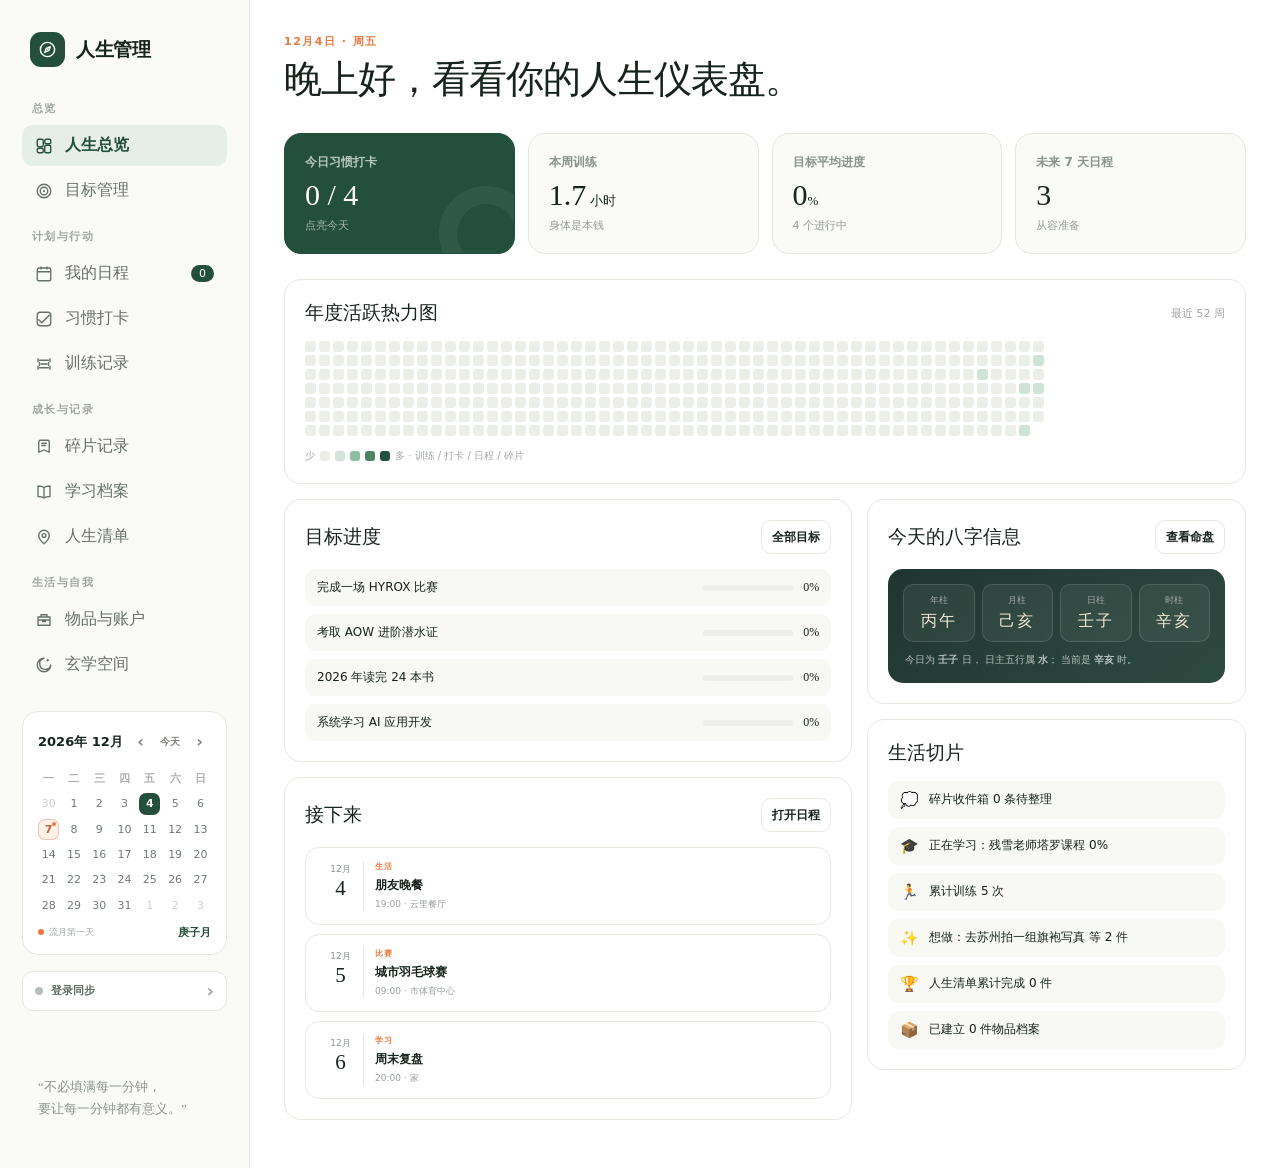
<file: index.html>
<!doctype html>
<html lang="zh-CN">
<head>
  <meta charset="UTF-8">
  <meta name="viewport" content="width=device-width, initial-scale=1.0">
  <meta name="theme-color" content="#f4f3ef">
  <title>人生管理 · 观测并经营自己的每一天</title>
  <link rel="stylesheet" href="assets/app.css">
</head>
<body>
  <div class="app">
    <aside class="sidebar" id="sidebar">
      <div class="brand">
        <span class="brand-mark" aria-hidden="true">
          <svg width="19" height="19" viewBox="0 0 24 24" fill="none"><circle cx="12" cy="12" r="9" stroke="currentColor" stroke-width="1.8"/><path d="m15.5 8.5-2 5-5 2 2-5 5-2Z" stroke="currentColor" stroke-width="1.8" stroke-linejoin="round"/><circle cx="12" cy="12" r="1.2" fill="currentColor"/></svg>
        </span>
        人生管理
      </div>
      <p class="nav-label">总览</p>
      <nav class="nav" aria-label="总览导航">
        <button class="nav-item" data-nav="dashboard">
          <svg viewBox="0 0 24 24" fill="none"><rect x="3" y="3" width="8" height="10" rx="2" stroke="currentColor" stroke-width="1.8"/><rect x="13" y="3" width="8" height="6" rx="2" stroke="currentColor" stroke-width="1.8"/><rect x="13" y="11" width="8" height="10" rx="2" stroke="currentColor" stroke-width="1.8"/><rect x="3" y="15" width="8" height="6" rx="2" stroke="currentColor" stroke-width="1.8"/></svg>
          人生总览
        </button>
        <button class="nav-item" data-nav="goals">
          <svg viewBox="0 0 24 24" fill="none"><circle cx="12" cy="12" r="9" stroke="currentColor" stroke-width="1.8"/><circle cx="12" cy="12" r="5" stroke="currentColor" stroke-width="1.8"/><circle cx="12" cy="12" r="1.5" fill="currentColor"/></svg>
          目标管理
        </button>
      </nav>
      <p class="nav-label">计划与行动</p>
      <nav class="nav" aria-label="计划与行动导航">
        <button class="nav-item" data-nav="schedule">
          <svg viewBox="0 0 24 24" fill="none"><rect x="3" y="4" width="18" height="17" rx="2" stroke="currentColor" stroke-width="1.8"/><path d="M8 2v4M16 2v4M3 9h18" stroke="currentColor" stroke-width="1.8"/></svg>
          我的日程 <span class="nav-count" id="navCountSchedule">0</span>
        </button>
        <button class="nav-item" data-nav="habits">
          <svg viewBox="0 0 24 24" fill="none"><path d="m5 13 4 4L19 7" stroke="currentColor" stroke-width="2" stroke-linecap="round" stroke-linejoin="round"/><rect x="3" y="3" width="18" height="18" rx="4" stroke="currentColor" stroke-width="1.8"/></svg>
          习惯打卡
        </button>
        <button class="nav-item" data-nav="training">
          <svg viewBox="0 0 24 24" fill="none"><path d="M6 7h12M4 5v4M20 5v4M8 12h8M6 10v4M18 10v4M6 17h12M4 15v4M20 15v4" stroke="currentColor" stroke-width="1.8" stroke-linecap="round"/></svg>
          训练记录
        </button>
      </nav>
      <p class="nav-label">成长与记录</p>
      <nav class="nav" aria-label="成长与记录导航">
        <button class="nav-item" data-nav="fragments">
          <svg viewBox="0 0 24 24" fill="none"><path d="M7 3h10a2 2 0 0 1 2 2v14l-7-3-7 3V5a2 2 0 0 1 2-2Z" stroke="currentColor" stroke-width="1.8" stroke-linejoin="round"/><path d="M9 7h6M9 10h5" stroke="currentColor" stroke-width="1.8" stroke-linecap="round"/></svg>
          碎片记录
        </button>
        <button class="nav-item" data-nav="reading">
          <svg viewBox="0 0 24 24" fill="none"><path d="M12 6c-2-1.6-4.5-2-8-2v14c3.5 0 6 .4 8 2 2-1.6 4.5-2 8-2V4c-3.5 0-6 .4-8 2Z" stroke="currentColor" stroke-width="1.8" stroke-linejoin="round"/><path d="M12 6v14" stroke="currentColor" stroke-width="1.8"/></svg>
          学习档案
        </button>
        <button class="nav-item" data-nav="travel">
          <svg viewBox="0 0 24 24" fill="none"><path d="M12 21s7-6 7-11a7 7 0 1 0-14 0c0 5 7 11 7 11Z" stroke="currentColor" stroke-width="1.8"/><circle cx="12" cy="10" r="2.5" stroke="currentColor" stroke-width="1.8"/></svg>
          人生清单
        </button>
      </nav>
      <p class="nav-label">生活与自我</p>
      <nav class="nav" aria-label="生活与自我导航">
        <button class="nav-item" data-nav="assets">
          <svg viewBox="0 0 24 24" fill="none"><path d="M4 8h16v11H4V8Z" stroke="currentColor" stroke-width="1.8"/><path d="M8 8V5h8v3M4 12h16M10 12v2h4v-2" stroke="currentColor" stroke-width="1.8" stroke-linejoin="round"/></svg>
          物品与账户
        </button>
        <button class="nav-item" data-nav="mystic">
          <svg viewBox="0 0 24 24" fill="none"><path d="M12 3a7.5 7.5 0 1 0 9 9 9 9 0 1 1-9-9Z" stroke="currentColor" stroke-width="1.8" stroke-linejoin="round"/><path d="M17 3l.7 1.8L19.5 5.5l-1.8.7L17 8l-.7-1.8-1.8-.7 1.8-.7L17 3Z" fill="currentColor"/></svg>
          玄学空间
        </button>
      </nav>
      <div class="mini-calendar">
        <div class="mini-head">
          <span id="miniMonth"></span>
          <div class="mini-month-actions">
            <button type="button" id="miniPrevMonth" aria-label="上一个月">‹</button>
            <button type="button" class="mini-today-btn" id="miniTodayMonth">今天</button>
            <button type="button" id="miniNextMonth" aria-label="下一个月">›</button>
          </div>
        </div>
        <div class="mini-grid" id="miniGrid"></div>
        <div class="mini-flow-footer">
          <span class="mini-flow-legend"><i></i> 流月第一天</span>
          <strong id="miniFlowMonthName"></strong>
        </div>
      </div>
      <button class="sync-button" data-sync-button type="button">
        <span class="sync-dot" data-sync-dot></span>
        <span data-sync-label>登录同步</span>
        <span class="sync-arrow">›</span>
      </button>
      <p class="quote">“不必填满每一分钟，<br>要让每一分钟都有意义。”</p>
    </aside>

    <main class="main">
      <div class="mobile-head">
        <nav class="mobile-tabs" id="mobileTabs" aria-label="移动端导航"></nav>
        <button class="mobile-sync" data-sync-button type="button" aria-label="云同步">
          <span class="sync-dot" data-sync-dot></span>
          <span data-sync-label>登录同步</span>
        </button>
      </div>
      <div id="viewRoot"></div>
    </main>
  </div>

  <div class="modal-backdrop" id="modal" role="dialog" aria-modal="true" aria-labelledby="modalTitle">
    <div class="modal">
      <div class="modal-head">
        <h3 id="modalTitle"></h3>
        <button class="icon-btn" id="closeModal" aria-label="关闭">
          <svg width="17" height="17" viewBox="0 0 24 24" fill="none"><path d="m6 6 12 12M18 6 6 18" stroke="currentColor" stroke-width="2" stroke-linecap="round"/></svg>
        </button>
      </div>
      <form id="modalForm" novalidate>
        <div class="form-grid" id="modalBody"></div>
        <div class="modal-actions">
          <button type="button" class="ghost-btn delete-btn" id="modalDelete">删除</button>
          <div class="right-actions">
            <button type="button" class="ghost-btn" id="modalCancel">取消</button>
            <button type="submit" class="primary-btn" id="modalSubmit">保存</button>
          </div>
        </div>
      </form>
    </div>
  </div>
  <div class="toast" id="toast" role="status"></div>
  <div class="flow-month-tooltip" id="flowMonthTooltip" role="status"></div>

  <script src="assets/common.js"></script>
  <script src="assets/sync.js"></script>
  <script src="assets/schedule.js"></script>
  <script src="assets/goals.js"></script>
  <script src="assets/training.js"></script>
  <script src="assets/habits.js"></script>
  <script src="assets/fragments.js"></script>
  <script src="assets/life.js"></script>
  <script src="assets/assets-vault.js"></script>
  <script src="assets/lunar.js"></script>
  <script src="assets/mystic.js"></script>
  <script src="assets/dashboard.js"></script>
  <script>App.init();</script>
</body>
</html>
</file>
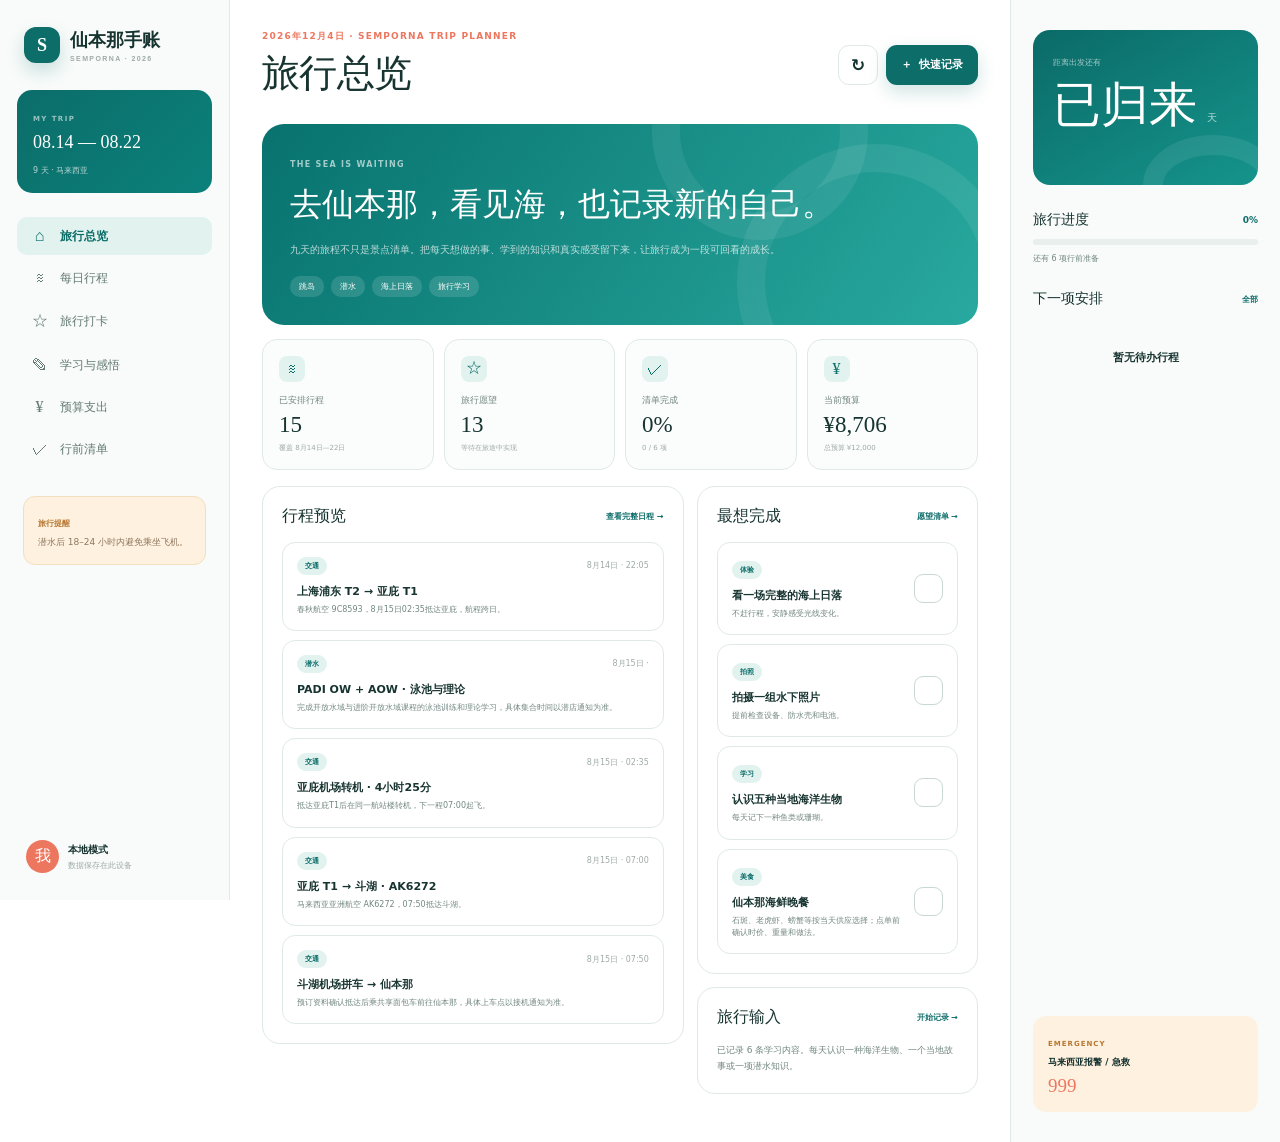
<file: semporna-trip/index.html>
<!doctype html>
<html lang="zh-CN">
<head>
  <meta charset="UTF-8">
  <meta name="viewport" content="width=device-width, initial-scale=1.0">
  <meta name="theme-color" content="#edf7f5">
  <title>仙本那 · 海岛旅行手账</title>
  <link rel="stylesheet" href="./styles.css">
</head>
<body>
  <div class="shell">
    <aside class="sidebar">
      <a class="brand" href="#/overview">
        <span class="brand-icon">S</span>
        <span>仙本那手账<small>SEMPORNA · 2026</small></span>
      </a>
      <div class="trip-chip">
        <span>MY TRIP</span>
        <strong>08.14 — 08.22</strong>
        <small>9 天 · 马来西亚</small>
      </div>
      <nav class="nav" aria-label="旅行管理">
        <a href="#/overview" data-route="overview"><i>⌂</i>旅行总览</a>
        <a href="#/itinerary" data-route="itinerary"><i>≋</i>每日行程</a>
        <a href="#/wishlist" data-route="wishlist"><i>☆</i>旅行打卡</a>
        <a href="#/journal" data-route="journal"><i>✎</i>学习与感悟</a>
        <a href="#/budget" data-route="budget"><i>¥</i>预算支出</a>
        <a href="#/checklist" data-route="checklist"><i>✓</i>行前清单</a>
      </nav>
      <div class="side-note">
        <span>旅行提醒</span>
        <p>潜水后 18–24 小时内避免乘坐飞机。</p>
      </div>
      <button class="account" id="accountButton">
        <span class="avatar">我</span>
        <span><strong id="accountName">本地模式</strong><small id="syncLabel">数据保存在此设备</small></span>
      </button>
    </aside>

    <main class="main">
      <header class="topbar">
        <div>
          <p id="todayLabel">SEMPORNA TRIP PLANNER</p>
          <h1 id="pageTitle">旅行总览</h1>
        </div>
        <div class="top-actions">
          <button class="icon-button" id="syncButton" aria-label="同步">↻</button>
          <button class="primary-button" id="quickAdd"><span>＋</span><b>快速记录</b></button>
        </div>
      </header>
      <div id="view" class="view"></div>
    </main>

    <aside class="right-panel">
      <section class="countdown-card">
        <span>距离出发还有</span>
        <strong id="countdown">20</strong>
        <small>天</small>
        <div class="wave"></div>
      </section>
      <section>
        <div class="panel-head"><h3>旅行进度</h3><span id="tripProgress">0%</span></div>
        <div class="progress"><i id="tripProgressBar"></i></div>
        <p class="panel-copy" id="tripProgressCopy">正在整理行前清单</p>
      </section>
      <section>
        <div class="panel-head"><h3>下一项安排</h3><a href="#/itinerary">全部</a></div>
        <div id="nextItems" class="side-list"></div>
      </section>
      <section class="emergency">
        <span>EMERGENCY</span>
        <strong>马来西亚报警 / 急救</strong>
        <a href="tel:999">999</a>
      </section>
    </aside>
  </div>

  <nav class="mobile-nav">
    <a href="#/overview" data-route="overview"><i>⌂</i>总览</a>
    <a href="#/itinerary" data-route="itinerary"><i>≋</i>行程</a>
    <button id="mobileAdd">＋</button>
    <a href="#/journal" data-route="journal"><i>✎</i>手账</a>
    <a href="#/checklist" data-route="checklist"><i>✓</i>清单</a>
  </nav>

  <div class="modal-backdrop" id="editorModal">
    <div class="modal">
      <div class="modal-head">
        <div><p id="modalKicker">NEW ITEM</p><h2 id="modalTitle">新增记录</h2></div>
        <button class="icon-button" data-close-editor>×</button>
      </div>
      <form id="itemForm">
        <input type="hidden" id="itemType">
        <input type="hidden" id="itemId">
        <div class="form-grid" id="formFields"></div>
        <div class="modal-actions">
          <button type="button" class="danger-button hidden" id="deleteItem">删除</button>
          <div><button type="button" class="secondary-button" data-close-editor>取消</button><button type="submit" class="primary-button">保存</button></div>
        </div>
      </form>
    </div>
  </div>

  <div class="modal-backdrop" id="quickModal">
    <div class="modal compact">
      <div class="modal-head">
        <div><p>CAPTURE</p><h2>记录旅行灵感</h2></div>
        <button class="icon-button" data-close-quick>×</button>
      </div>
      <div class="quick-grid">
        <button data-quick="itinerary"><i>≋</i><strong>行程</strong><small>安排一天的活动</small></button>
        <button data-quick="wish"><i>☆</i><strong>打卡清单</strong><small>记录想吃、想买和体验</small></button>
        <button data-quick="learning"><i>▤</i><strong>学习</strong><small>记录每日输入</small></button>
        <button data-quick="reflection"><i>✎</i><strong>感悟</strong><small>留下当日心情</small></button>
        <button data-quick="expense"><i>¥</i><strong>支出</strong><small>更新旅行花费</small></button>
        <button data-quick="packing"><i>✓</i><strong>清单</strong><small>补充行前准备</small></button>
      </div>
    </div>
  </div>

  <div class="modal-backdrop" id="authModal">
    <div class="modal compact">
      <div class="modal-head">
        <div><p>CLOUD SYNC</p><h2>登录并同步旅行</h2></div>
        <button class="icon-button" data-close-auth>×</button>
      </div>
      <p class="muted">手机和电脑登录同一邮箱后，行程、学习和感悟会自动保持一致。</p>
      <form id="authForm" class="form-grid">
        <label class="field full"><span>邮箱</span><input id="authEmail" type="email" required autocomplete="email"></label>
        <label class="field full"><span>密码</span><input id="authPassword" type="password" minlength="6" required autocomplete="current-password"></label>
        <div class="auth-actions full"><button type="button" class="secondary-button" id="signUp">注册</button><button type="submit" class="primary-button">登录并同步</button></div>
      </form>
      <div id="signedPanel" class="signed-panel hidden">
        <p>已登录 <strong id="signedEmail"></strong></p>
        <div class="auth-actions"><button class="secondary-button" id="manualSync">立即同步</button><button class="danger-button" id="signOut">退出登录</button></div>
      </div>
    </div>
  </div>
  <div class="toast" id="toast"></div>

  <script src="./app.js"></script>
</body>
</html>
</file>
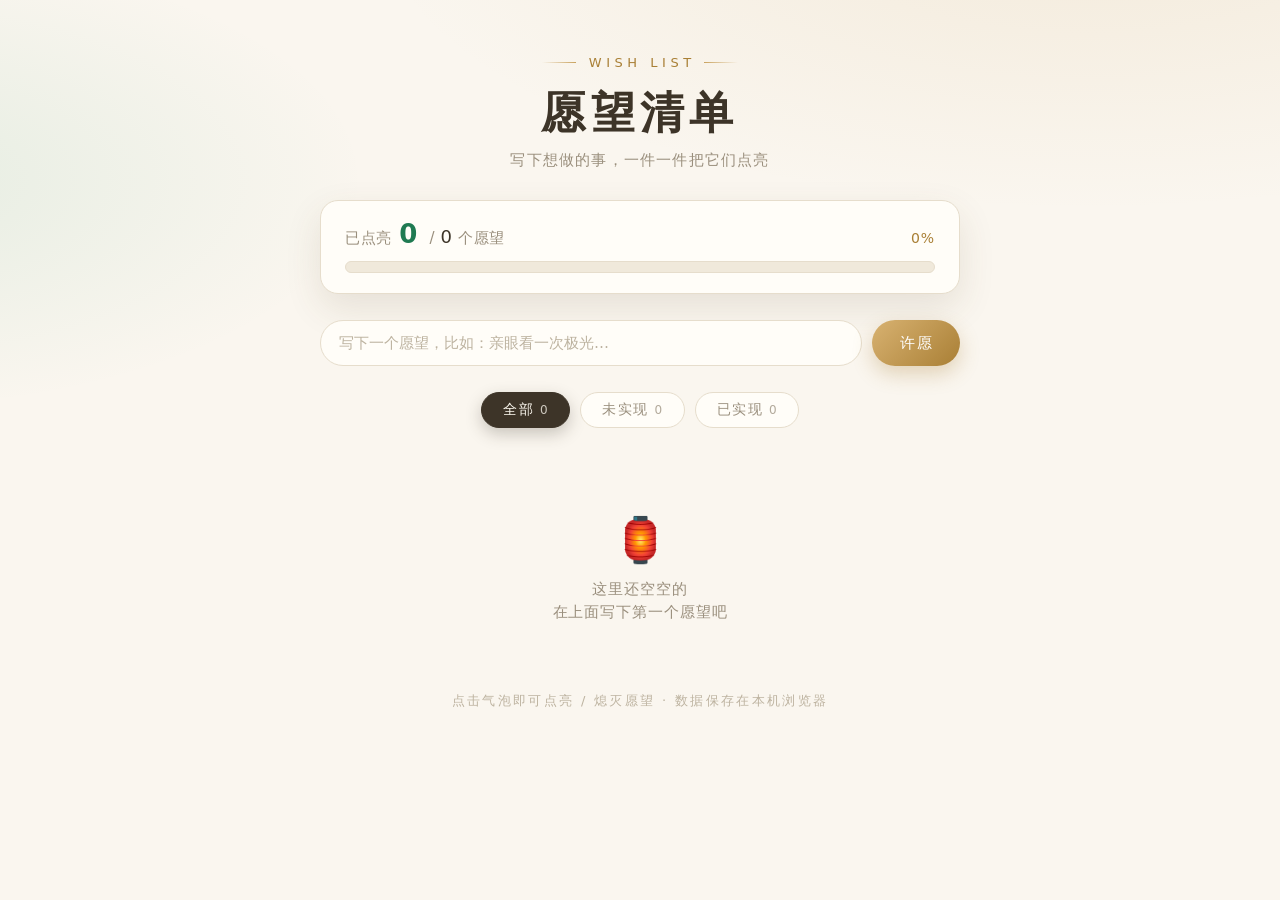
<file: wishlist.html>
<!doctype html>
<html lang="zh-CN">
<head>
  <meta charset="UTF-8">
  <meta name="viewport" content="width=device-width, initial-scale=1.0">
  <meta name="theme-color" content="#faf6ef">
  <title>愿望清单 · 把想做的事都点亮</title>
  <style>
    :root {
      --canvas: #faf6ef;
      --paper: #fffdf8;
      --ink: #3d3428;
      --muted: #9a8f7d;
      --line: #e6ddcc;
      --gold: #c9a25e;
      --gold-deep: #a97f35;
      --green: #2f9e6e;
      --green-deep: #1f7a52;
      --green-soft: #e5f5ec;
      --rose: #d96c5f;
      --shadow: 0 14px 36px rgba(87, 70, 43, .12);
    }

    * { box-sizing: border-box; }
    html { scroll-behavior: smooth; }
    body {
      margin: 0;
      min-height: 100vh;
      color: var(--ink);
      background:
        radial-gradient(1200px 500px at 85% -10%, rgba(201, 162, 94, .14), transparent 60%),
        radial-gradient(900px 420px at -10% 20%, rgba(47, 158, 110, .10), transparent 55%),
        var(--canvas);
      font-family: "Noto Serif SC", Georgia, "PingFang SC", "Microsoft YaHei", system-ui, serif;
      -webkit-font-smoothing: antialiased;
    }
    button, input { color: inherit; font: inherit; }
    button { cursor: pointer; }

    .wrap {
      max-width: 980px;
      margin: 0 auto;
      padding: 48px 22px 90px;
    }

    /* ---------- Header ---------- */
    .hero { text-align: center; }
    .hero .kicker {
      display: inline-flex;
      align-items: center;
      gap: 8px;
      font-size: 13px;
      letter-spacing: .35em;
      text-indent: .35em;
      color: var(--gold-deep);
      text-transform: uppercase;
    }
    .hero .kicker::before, .hero .kicker::after {
      content: "";
      width: 34px;
      height: 1px;
      background: linear-gradient(90deg, transparent, var(--gold));
    }
    .hero .kicker::after { transform: scaleX(-1); }
    .hero h1 {
      margin: 14px 0 8px;
      font-size: clamp(30px, 5vw, 44px);
      font-weight: 700;
      letter-spacing: .12em;
    }
    .hero p.sub {
      margin: 0;
      color: var(--muted);
      font-size: 15px;
      letter-spacing: .08em;
    }

    /* ---------- Stats ---------- */
    .stats {
      margin: 30px auto 0;
      max-width: 640px;
      background: var(--paper);
      border: 1px solid var(--line);
      border-radius: 18px;
      padding: 18px 24px 20px;
      box-shadow: var(--shadow);
    }
    .stats-row {
      display: flex;
      align-items: baseline;
      justify-content: space-between;
      gap: 12px;
      flex-wrap: wrap;
    }
    .stats-row .count {
      font-size: 15px;
      color: var(--muted);
      letter-spacing: .04em;
    }
    .stats-row .count b {
      font-size: 26px;
      color: var(--green-deep);
      font-variant-numeric: tabular-nums;
      margin: 0 2px;
    }
    .stats-row .count .total {
      font-size: 18px;
      color: var(--ink);
      font-variant-numeric: tabular-nums;
    }
    .stats-row .pct {
      font-size: 14px;
      color: var(--gold-deep);
      letter-spacing: .06em;
      font-variant-numeric: tabular-nums;
    }
    .bar {
      margin-top: 12px;
      height: 12px;
      border-radius: 999px;
      background: #f0e9db;
      border: 1px solid var(--line);
      overflow: hidden;
    }
    .bar > i {
      display: block;
      height: 100%;
      width: 0%;
      border-radius: inherit;
      background: linear-gradient(90deg, #7cc9a4, var(--green) 55%, #22b573);
      background-size: 200% 100%;
      transition: width .7s cubic-bezier(.22, 1, .36, 1);
      animation: shimmer 3.2s linear infinite;
    }
    @keyframes shimmer {
      from { background-position: 0% 0; }
      to { background-position: -200% 0; }
    }

    /* ---------- Add form ---------- */
    .add {
      margin: 26px auto 0;
      max-width: 640px;
      display: flex;
      gap: 10px;
    }
    .add input {
      flex: 1;
      min-width: 0;
      padding: 13px 18px;
      border-radius: 999px;
      border: 1.5px solid var(--line);
      background: var(--paper);
      outline: none;
      font-size: 15px;
      transition: border-color .2s, box-shadow .2s;
    }
    .add input::placeholder { color: #bdb3a0; }
    .add input:focus {
      border-color: var(--gold);
      box-shadow: 0 0 0 4px rgba(201, 162, 94, .15);
    }
    .add button {
      flex: none;
      padding: 0 26px;
      border: none;
      border-radius: 999px;
      background: linear-gradient(135deg, #d8b271, var(--gold-deep));
      color: #fff;
      font-size: 15px;
      letter-spacing: .14em;
      text-indent: .14em;
      box-shadow: 0 8px 20px rgba(169, 127, 53, .30);
      transition: transform .15s, box-shadow .15s, filter .15s;
    }
    .add button:hover { filter: brightness(1.05); transform: translateY(-1px); }
    .add button:active { transform: translateY(1px) scale(.98); box-shadow: 0 4px 10px rgba(169, 127, 53, .25); }

    /* ---------- Filters ---------- */
    .filters {
      margin: 26px 0 4px;
      display: flex;
      justify-content: center;
      gap: 10px;
      flex-wrap: wrap;
    }
    .filters button {
      padding: 8px 20px;
      border-radius: 999px;
      border: 1px solid var(--line);
      background: var(--paper);
      color: var(--muted);
      font-size: 14px;
      letter-spacing: .1em;
      text-indent: .1em;
      transition: all .2s;
    }
    .filters button .n {
      font-size: 12px;
      opacity: .75;
      font-variant-numeric: tabular-nums;
    }
    .filters button:hover { border-color: var(--gold); color: var(--gold-deep); }
    .filters button.on {
      background: var(--ink);
      border-color: var(--ink);
      color: #fdf9f0;
      box-shadow: 0 6px 16px rgba(61, 52, 40, .25);
    }

    /* ---------- Wish wall ---------- */
    .wall {
      margin-top: 26px;
      display: flex;
      flex-wrap: wrap;
      justify-content: center;
      gap: 12px 10px;
      padding: 0;
      list-style: none;
    }
    .wish {
      position: relative;
      display: inline-flex;
      align-items: center;
      gap: 4px;
      max-width: 100%;
      border-radius: 999px;
      border: 1.5px solid var(--line);
      background: var(--paper);
      padding: 4px 6px 4px 4px;
      box-shadow: 0 3px 10px rgba(87, 70, 43, .07);
      animation: pop-in .35s cubic-bezier(.34, 1.56, .64, 1) both;
      transition: border-color .25s, background .25s, box-shadow .25s, transform .25s, opacity .3s;
    }
    @keyframes pop-in {
      from { opacity: 0; transform: scale(.6) translateY(10px); }
      to { opacity: 1; transform: scale(1) translateY(0); }
    }
    .wish.leaving {
      opacity: 0;
      transform: scale(.6);
      transition: opacity .25s, transform .25s;
    }
    .wish:hover {
      border-color: var(--gold);
      transform: translateY(-2px);
      box-shadow: 0 8px 18px rgba(87, 70, 43, .14);
    }

    .wish .main {
      display: inline-flex;
      align-items: center;
      gap: 9px;
      border: none;
      background: none;
      padding: 6px 8px 6px 6px;
      border-radius: 999px;
      max-width: 100%;
      text-align: left;
    }
    .wish .ring {
      flex: none;
      width: 22px;
      height: 22px;
      border-radius: 50%;
      border: 1.5px dashed #cfc3ab;
      display: grid;
      place-items: center;
      transition: all .25s;
    }
    .wish .ring svg {
      width: 12px;
      height: 12px;
      stroke: #fff;
      stroke-width: 3;
      fill: none;
      stroke-linecap: round;
      stroke-linejoin: round;
      stroke-dasharray: 20;
      stroke-dashoffset: 20;
      transition: stroke-dashoffset .3s ease .05s;
    }
    .wish .txt {
      font-size: 15px;
      line-height: 1.5;
      letter-spacing: .02em;
      overflow-wrap: anywhere;
      transition: color .25s;
    }

    /* done state */
    .wish.done {
      background: linear-gradient(135deg, #eaf7f0, var(--green-soft));
      border-color: rgba(47, 158, 110, .45);
      border-style: solid;
    }
    .wish.done .ring {
      border: none;
      background: linear-gradient(135deg, #3cba82, var(--green-deep));
      box-shadow: 0 3px 8px rgba(47, 158, 110, .4);
    }
    .wish.done .ring svg { stroke-dashoffset: 0; }
    .wish.done .txt {
      color: var(--green-deep);
      text-decoration: line-through;
      text-decoration-color: rgba(47, 158, 110, .5);
      text-decoration-thickness: 1.5px;
    }
    .wish.just-done { animation: cheer .5s cubic-bezier(.34, 1.56, .64, 1); }
    @keyframes cheer {
      0% { transform: scale(1); }
      40% { transform: scale(1.12) rotate(-1.5deg); }
      100% { transform: scale(1); }
    }

    /* wish actions */
    .wish .ops {
      display: inline-flex;
      gap: 2px;
      max-width: 0;
      opacity: 0;
      overflow: hidden;
      /* 收起时延迟 0.3s，避免鼠标移向图标途中按钮消失 */
      transition: max-width .18s ease .3s, opacity .15s ease .3s;
    }
    .wish:hover .ops,
    .wish:focus-within .ops {
      max-width: 84px;
      opacity: 1;
      transition-delay: 0s;
    }
    .wish .ops button {
      flex: none;
      width: 34px;
      height: 34px;
      border: none;
      border-radius: 50%;
      background: transparent;
      color: var(--muted);
      display: grid;
      place-items: center;
      transition: background .15s, color .15s;
    }
    .wish .ops button svg {
      width: 16px;
      height: 16px;
      fill: none;
      stroke: currentColor;
      stroke-width: 1.8;
      stroke-linecap: round;
      stroke-linejoin: round;
    }
    .wish .ops .edit:hover { background: rgba(201, 162, 94, .16); color: var(--gold-deep); }
    .wish .ops .del:hover { background: rgba(217, 108, 95, .14); color: var(--rose); }
    @media (pointer: coarse) {
      .wish .ops { max-width: 84px; opacity: 1; }
    }

    /* inline edit */
    .wish input.editor {
      border: none;
      background: transparent;
      outline: none;
      font-size: 15px;
      padding: 6px 4px;
      min-width: 60px;
      border-bottom: 1.5px dashed var(--gold);
    }

    /* ---------- Empty state ---------- */
    .empty {
      margin: 60px auto 0;
      text-align: center;
      color: var(--muted);
      display: none;
    }
    .empty.show { display: block; animation: pop-in .4s ease both; }
    .empty .lantern {
      font-size: 44px;
      display: block;
      margin-bottom: 14px;
      animation: floaty 3s ease-in-out infinite;
    }
    @keyframes floaty {
      0%, 100% { transform: translateY(0); }
      50% { transform: translateY(-8px); }
    }
    .empty p { margin: 4px 0; font-size: 15px; letter-spacing: .06em; }

    /* ---------- Confetti ---------- */
    .confetti {
      position: fixed;
      left: 0; top: 0;
      width: 8px; height: 8px;
      pointer-events: none;
      z-index: 99;
    }

    /* ---------- Footer ---------- */
    .foot {
      margin-top: 70px;
      text-align: center;
      color: #bdb3a0;
      font-size: 13px;
      letter-spacing: .18em;
    }

    @media (max-width: 560px) {
      .wrap { padding: 34px 16px 70px; }
      .add { flex-direction: column; }
      .add button { padding: 12px 0; }
      .wish .txt { font-size: 14px; }
    }

    @media (prefers-reduced-motion: reduce) {
      *, *::before, *::after { animation: none !important; transition: none !important; }
    }
  </style>
</head>
<body>
  <div class="wrap">
    <header class="hero">
      <span class="kicker">Wish List</span>
      <h1>愿望清单</h1>
      <p class="sub">写下想做的事，一件一件把它们点亮</p>
    </header>

    <section class="stats" aria-label="完成进度">
      <div class="stats-row">
        <span class="count">已点亮 <b id="doneCount">0</b>/ <span class="total" id="totalCount">0</span> 个愿望</span>
        <span class="pct" id="pctText">0%</span>
      </div>
      <div class="bar" role="progressbar" aria-valuemin="0" aria-valuemax="100" aria-valuenow="0" id="barWrap"><i id="barFill"></i></div>
    </section>

    <form class="add" id="addForm">
      <input id="addInput" type="text" maxlength="60" placeholder="写下一个愿望，比如：亲眼看一次极光…" autocomplete="off">
      <button type="submit">许愿</button>
    </form>

    <nav class="filters" aria-label="筛选">
      <button type="button" data-filter="all" class="on">全部 <span class="n" id="nAll">0</span></button>
      <button type="button" data-filter="todo">未实现 <span class="n" id="nTodo">0</span></button>
      <button type="button" data-filter="done">已实现 <span class="n" id="nDone">0</span></button>
    </nav>

    <ul class="wall" id="wall"></ul>

    <div class="empty" id="empty">
      <span class="lantern">🏮</span>
      <p id="emptyTitle">这里还空空的</p>
      <p id="emptyHint">在上面写下第一个愿望吧</p>
    </div>

    <footer class="foot">点击气泡即可点亮 / 熄灭愿望 · 数据保存在本机浏览器</footer>
  </div>

  <script>
    (function () {
      'use strict';

      var STORAGE_KEY = 'wishlist.v1';
      var state = {
        wishes: load(),
        filter: 'all',
        editingId: null
      };

      var wall = document.getElementById('wall');
      var addForm = document.getElementById('addForm');
      var addInput = document.getElementById('addInput');
      var emptyBox = document.getElementById('empty');
      var emptyTitle = document.getElementById('emptyTitle');
      var emptyHint = document.getElementById('emptyHint');
      var filterBtns = Array.prototype.slice.call(document.querySelectorAll('.filters button'));

      function load() {
        try {
          var raw = localStorage.getItem(STORAGE_KEY);
          var data = raw ? JSON.parse(raw) : [];
          return Array.isArray(data) ? data.filter(function (w) {
            return w && typeof w.text === 'string';
          }) : [];
        } catch (e) {
          return [];
        }
      }

      function save() {
        try {
          localStorage.setItem(STORAGE_KEY, JSON.stringify(state.wishes));
        } catch (e) { /* 存储不可用时静默降级为内存模式 */ }
      }

      function uid() {
        return 'w' + Date.now().toString(36) + Math.random().toString(36).slice(2, 7);
      }

      /* ---------- Render ---------- */

      function visibleWishes() {
        return state.wishes.filter(function (w) {
          if (state.filter === 'todo') return !w.done;
          if (state.filter === 'done') return w.done;
          return true;
        });
      }

      function render() {
        var list = visibleWishes();
        wall.innerHTML = '';
        list.forEach(function (w) { wall.appendChild(buildWish(w)); });
        updateStats();
        updateEmpty(list.length);
      }

      function buildWish(w) {
        var li = document.createElement('li');
        li.className = 'wish' + (w.done ? ' done' : '');
        li.dataset.id = w.id;

        if (state.editingId === w.id) {
          var editor = document.createElement('input');
          editor.className = 'editor';
          editor.value = w.text;
          editor.maxLength = 60;
          editor.setAttribute('aria-label', '编辑愿望');
          li.appendChild(editor);
          setTimeout(function () {
            editor.focus();
            editor.setSelectionRange(editor.value.length, editor.value.length);
            editor.style.width = Math.max(60, editor.value.length * 16) + 'px';
          }, 0);
          editor.addEventListener('input', function () {
            editor.style.width = Math.max(60, editor.value.length * 16) + 'px';
          });
          editor.addEventListener('keydown', function (ev) {
            if (ev.key === 'Enter') commitEdit(w.id, editor.value);
            if (ev.key === 'Escape') cancelEdit();
          });
          editor.addEventListener('blur', function () {
            commitEdit(w.id, editor.value);
          });
          return li;
        }

        var main = document.createElement('button');
        main.type = 'button';
        main.className = 'main';
        main.title = w.done ? '点击标记为未实现' : '点击标记为已实现';
        main.setAttribute('aria-pressed', w.done ? 'true' : 'false');

        var ring = document.createElement('span');
        ring.className = 'ring';
        ring.innerHTML = '<svg viewBox="0 0 24 24" aria-hidden="true"><path d="M5 13l4 4L19 7"/></svg>';

        var txt = document.createElement('span');
        txt.className = 'txt';
        txt.textContent = w.text;

        main.appendChild(ring);
        main.appendChild(txt);
        main.addEventListener('click', function (ev) {
          toggle(w.id, ev);
        });

        var ops = document.createElement('span');
        ops.className = 'ops';

        var editBtn = document.createElement('button');
        editBtn.type = 'button';
        editBtn.className = 'edit';
        editBtn.title = '编辑';
        editBtn.setAttribute('aria-label', '编辑愿望');
        editBtn.innerHTML = '<svg viewBox="0 0 24 24" aria-hidden="true"><path d="M12 20h9"/><path d="M16.5 3.5a2.1 2.1 0 013 3L7 19l-4 1 1-4z"/></svg>';
        editBtn.addEventListener('click', function () {
          state.editingId = w.id;
          render();
        });

        var delBtn = document.createElement('button');
        delBtn.type = 'button';
        delBtn.className = 'del';
        delBtn.title = '删除';
        delBtn.setAttribute('aria-label', '删除愿望');
        delBtn.innerHTML = '<svg viewBox="0 0 24 24" aria-hidden="true"><path d="M3 6h18"/><path d="M8 6V4h8v2"/><path d="M19 6l-1 14H6L5 6"/><path d="M10 11v6M14 11v6"/></svg>';
        delBtn.addEventListener('click', function () {
          remove(w.id, li);
        });

        ops.appendChild(editBtn);
        ops.appendChild(delBtn);
        li.appendChild(main);
        li.appendChild(ops);
        return li;
      }

      function updateStats() {
        var total = state.wishes.length;
        var done = state.wishes.filter(function (w) { return w.done; }).length;
        var pct = total ? Math.round(done / total * 100) : 0;

        document.getElementById('doneCount').textContent = done + ' ';
        document.getElementById('totalCount').textContent = total;
        document.getElementById('pctText').textContent = pct + '%';
        document.getElementById('barFill').style.width = pct + '%';
        document.getElementById('barWrap').setAttribute('aria-valuenow', pct);

        document.getElementById('nAll').textContent = total;
        document.getElementById('nTodo').textContent = total - done;
        document.getElementById('nDone').textContent = done;
      }

      function updateEmpty(visibleCount) {
        var show = visibleCount === 0;
        emptyBox.classList.toggle('show', show);
        if (!show) return;
        if (state.wishes.length === 0) {
          emptyTitle.textContent = '这里还空空的';
          emptyHint.textContent = '在上面写下第一个愿望吧';
        } else if (state.filter === 'done') {
          emptyTitle.textContent = '还没有点亮的愿望';
          emptyHint.textContent = '去实现一个，然后回来点亮它';
        } else {
          emptyTitle.textContent = '所有愿望都实现啦';
          emptyHint.textContent = '了不起！再许个新愿望吧';
        }
      }

      /* ---------- Actions ---------- */

      function addWish(text) {
        state.wishes.unshift({ id: uid(), text: text, done: false, createdAt: Date.now() });
        save();
        render();
      }

      function toggle(id, ev) {
        var w = findWish(id);
        if (!w) return;
        w.done = !w.done;
        save();
        render();
        if (w.done) {
          var li = wall.querySelector('[data-id="' + id + '"]');
          if (li) {
            li.classList.add('just-done');
            li.addEventListener('animationend', function () {
              li.classList.remove('just-done');
            }, { once: true });
            burstConfetti(li);
          } else if (ev) {
            burstConfettiAt(ev.clientX, ev.clientY);
          }
        }
      }

      function remove(id, li) {
        li.classList.add('leaving');
        setTimeout(function () {
          state.wishes = state.wishes.filter(function (w) { return w.id !== id; });
          save();
          render();
        }, 240);
      }

      function commitEdit(id, value) {
        if (state.editingId !== id) return;
        state.editingId = null;
        var text = value.trim();
        var w = findWish(id);
        if (w && text) {
          w.text = text;
          save();
        }
        render();
      }

      function cancelEdit() {
        state.editingId = null;
        render();
      }

      function findWish(id) {
        for (var i = 0; i < state.wishes.length; i++) {
          if (state.wishes[i].id === id) return state.wishes[i];
        }
        return null;
      }

      /* ---------- Confetti ---------- */

      var CONFETTI_COLORS = ['#2f9e6e', '#c9a25e', '#d96c5f', '#7c9ed9', '#e8b34b'];

      function burstConfetti(el) {
        var rect = el.getBoundingClientRect();
        burstConfettiAt(rect.left + rect.width / 2, rect.top + rect.height / 2);
      }

      function burstConfettiAt(x, y) {
        if (window.matchMedia('(prefers-reduced-motion: reduce)').matches) return;
        for (var i = 0; i < 16; i++) {
          (function () {
            var p = document.createElement('span');
            p.className = 'confetti';
            var color = CONFETTI_COLORS[Math.floor(Math.random() * CONFETTI_COLORS.length)];
            var size = 5 + Math.random() * 6;
            p.style.background = color;
            p.style.width = size + 'px';
            p.style.height = size * (Math.random() > .5 ? 1 : .45) + 'px';
            p.style.borderRadius = Math.random() > .5 ? '50%' : '2px';
            p.style.transform = 'translate(' + x + 'px,' + y + 'px)';
            document.body.appendChild(p);

            var angle = Math.random() * Math.PI * 2;
            var dist = 50 + Math.random() * 80;
            var dx = Math.cos(angle) * dist;
            var dy = Math.sin(angle) * dist - 40;
            var rot = (Math.random() - .5) * 540;

            var anim = p.animate([
              { transform: 'translate(' + x + 'px,' + y + 'px) rotate(0deg)', opacity: 1 },
              { transform: 'translate(' + (x + dx) + 'px,' + (y + dy + 90) + 'px) rotate(' + rot + 'deg)', opacity: 0 }
            ], {
              duration: 700 + Math.random() * 500,
              easing: 'cubic-bezier(.16, .8, .4, 1)'
            });
            anim.onfinish = function () { p.remove(); };
          })();
        }
      }

      /* ---------- Events ---------- */

      addForm.addEventListener('submit', function (ev) {
        ev.preventDefault();
        var text = addInput.value.trim();
        if (!text) return;
        addWish(text);
        addInput.value = '';
        addInput.focus();
      });

      filterBtns.forEach(function (btn) {
        btn.addEventListener('click', function () {
          state.filter = btn.dataset.filter;
          filterBtns.forEach(function (b) { b.classList.toggle('on', b === btn); });
          render();
        });
      });

      render();
    })();
  </script>
</body>
</html>
</file>
<file: assets/app.css>
:root {
  --ink: #17231d;
  --muted: #768078;
  --line: #e7e6df;
  --paper: #fff;
  --canvas: #f4f3ef;
  --green: #244f3d;
  --green-light: #e5eee8;
  --orange: #e9793f;
  --radius: 20px;
  --shadow: 0 18px 48px rgba(30, 46, 38, .08);
}

* { box-sizing: border-box; }
html { scroll-behavior: smooth; }
body {
  margin: 0;
  min-height: 100vh;
  color: var(--ink);
  background: var(--canvas);
  font-family: Inter, "PingFang SC", "Microsoft YaHei", system-ui, sans-serif;
  -webkit-font-smoothing: antialiased;
}
button, input, select, textarea { font: inherit; }
button { color: inherit; }
svg { display: block; }

.app {
  display: grid;
  grid-template-columns: 250px minmax(0, 1fr);
  min-height: 100vh;
  max-width: 1600px;
  margin: 0 auto;
  background: var(--paper);
}

/* ---------- 侧边栏 ---------- */
.sidebar {
  display: flex;
  flex-direction: column;
  padding: 32px 22px;
  border-right: 1px solid var(--line);
  background: #fafaf7;
}
.brand {
  display: flex;
  align-items: center;
  gap: 11px;
  margin-bottom: 34px;
  padding: 0 8px;
  font-size: 19px;
  font-weight: 800;
  letter-spacing: -.4px;
}
.brand-mark {
  display: grid;
  place-items: center;
  width: 35px;
  height: 35px;
  color: white;
  background: var(--green);
  border-radius: 11px;
}
.nav-label, .section-label {
  margin: 18px 10px 9px;
  color: #a0a7a1;
  font-size: 11px;
  font-weight: 750;
  letter-spacing: 1.4px;
  text-transform: uppercase;
}
.nav-label:first-of-type { margin-top: 0; }
.nav { display: grid; gap: 4px; }
.nav-item {
  display: flex;
  align-items: center;
  gap: 12px;
  width: 100%;
  padding: 10px 13px;
  border: 0;
  border-radius: 11px;
  color: #667069;
  background: transparent;
  cursor: pointer;
  text-align: left;
  transition: .2s ease;
}
.nav-item:hover, .nav-item.active {
  color: var(--green);
  background: var(--green-light);
  font-weight: 700;
}
.nav-item svg { width: 18px; flex: 0 0 18px; }
.nav-count {
  min-width: 23px;
  margin-left: auto;
  padding: 2px 6px;
  border-radius: 10px;
  color: #fff;
  background: var(--green);
  font-size: 11px;
  text-align: center;
}

.mini-calendar {
  margin-top: 26px;
  padding: 18px 15px 14px;
  border: 1px solid var(--line);
  border-radius: 16px;
  background: #fff;
}
.mini-head {
  display: flex;
  align-items: center;
  justify-content: space-between;
  margin-bottom: 15px;
  font-size: 13px;
  font-weight: 750;
}
.mini-month-actions { display: flex; align-items: center; gap: 3px; }
.mini-month-actions button {
  display: grid;
  place-items: center;
  min-width: 23px;
  height: 23px;
  padding: 0 5px;
  border: 0;
  border-radius: 7px;
  color: #7b857e;
  background: transparent;
  font-size: 16px;
  cursor: pointer;
  transition: .15s;
}
.mini-month-actions button:hover { color: var(--green); background: var(--green-light); }
.mini-month-actions .mini-today-btn { font-size: 10px; font-weight: 700; }
.mini-grid {
  display: grid;
  grid-template-columns: repeat(7, 1fr);
  gap: 4px;
  text-align: center;
  font-size: 11px;
}
.mini-grid span, .mini-grid button {
  display: grid;
  place-items: center;
  aspect-ratio: 1;
  padding: 0;
  border: 0;
  border-radius: 7px;
  color: #707a73;
  background: transparent;
  font-size: inherit;
}
.mini-grid button { cursor: pointer; }
.mini-grid button:hover, .mini-grid button:focus-visible { background: #eef2ed; outline: none; }
.mini-grid button.flow-month-start {
  position: relative;
  color: #c76035;
  font-weight: 800;
  background: #fff2e9;
  box-shadow: inset 0 0 0 1px #f0c3aa;
}
.mini-grid button.flow-month-start::after {
  position: absolute;
  top: 3px;
  right: 3px;
  width: 4px;
  height: 4px;
  border-radius: 50%;
  background: var(--orange);
  content: "";
}
.mini-grid .dow { color: #abb0ac; font-weight: 700; }
.mini-grid .muted-day { color: #cdd0cd; }
.mini-grid .today { color: #fff; background: var(--green); font-weight: 800; }
.mini-grid button.today.flow-month-start { color: #fff; background: var(--green); box-shadow: inset 0 0 0 2px #efae85; }
.mini-flow-footer {
  display: flex;
  align-items: center;
  justify-content: space-between;
  margin-top: 9px;
}
.mini-flow-legend {
  display: flex;
  align-items: center;
  gap: 5px;
  color: #a2a8a3;
  font-size: 9px;
}
.mini-flow-legend i {
  width: 6px;
  height: 6px;
  border-radius: 50%;
  background: var(--orange);
}
.mini-flow-footer strong {
  color: var(--green);
  font-family: Georgia, "Songti SC", serif;
  font-size: 11px;
  font-weight: 700;
}

.sync-button {
  display: flex;
  align-items: center;
  gap: 8px;
  width: 100%;
  height: 40px;
  margin-top: 16px;
  padding: 0 12px;
  border: 1px solid var(--line);
  border-radius: 11px;
  color: #5f6b63;
  background: #fff;
  font-size: 11px;
  font-weight: 700;
  cursor: pointer;
  transition: .2s;
}
.sync-button:hover { border-color: #aebbb2; background: var(--green-light); }
.sync-arrow { margin-left: auto; color: #9da59f; font-size: 18px; }
.sync-dot {
  display: inline-block;
  flex: 0 0 8px;
  width: 8px;
  height: 8px;
  border-radius: 50%;
  background: #b8beb9;
}
.sync-dot.online { background: #4b9a6d; box-shadow: 0 0 0 3px rgba(75,154,109,.12); }
.sync-dot.busy { background: #d9a13f; animation: syncPulse 1s infinite; }
.sync-dot.error { background: #c65d56; }
@keyframes syncPulse { 50% { opacity: .35; } }
.quote {
  margin-top: auto;
  padding: 22px 16px 4px;
  color: #8b938d;
  font-family: Georgia, serif;
  font-size: 13px;
  line-height: 1.65;
}

/* ---------- 主区域 ---------- */
.main {
  min-width: 0;
  padding: 34px 34px 48px;
}
.mobile-head { display: none; }
.mobile-tabs { display: none; }
.topbar {
  display: flex;
  align-items: center;
  justify-content: space-between;
  flex-wrap: wrap;
  gap: 14px 20px;
  margin-bottom: 28px;
}
.eyebrow {
  margin: 0 0 5px;
  color: var(--orange);
  font-size: 11px;
  font-weight: 800;
  letter-spacing: 1.5px;
  text-transform: uppercase;
}
h1 {
  margin: 0;
  font-family: Georgia, "Songti SC", serif;
  font-size: clamp(26px, 3vw, 38px);
  font-weight: 500;
  letter-spacing: -1px;
}
h2.block-title {
  margin: 0 0 13px;
  font-size: 17px;
}
.top-actions { display: flex; align-items: center; gap: 10px; }
.icon-btn, .ghost-btn, .primary-btn {
  display: inline-flex;
  align-items: center;
  justify-content: center;
  gap: 8px;
  height: 42px;
  border-radius: 12px;
  cursor: pointer;
  transition: .2s ease;
}
.icon-btn {
  width: 42px;
  border: 1px solid var(--line);
  background: #fff;
}
.icon-btn:hover, .ghost-btn:hover { border-color: #bdc4be; background: #f7f8f6; }
.ghost-btn {
  padding: 0 15px;
  border: 1px solid var(--line);
  background: #fff;
  font-size: 13px;
  font-weight: 700;
}
.ghost-btn.small { height: 34px; padding: 0 10px; border-radius: 10px; font-size: 12px; }
.primary-btn {
  padding: 0 17px;
  border: 0;
  color: #fff;
  background: var(--green);
  box-shadow: 0 8px 20px rgba(36, 79, 61, .2);
  font-size: 13px;
  font-weight: 750;
}
.primary-btn:hover { transform: translateY(-1px); background: #193c2d; }

/* ---------- 统计卡片 ---------- */
.stats {
  display: grid;
  grid-template-columns: repeat(auto-fit, minmax(170px, 1fr));
  gap: 13px;
  margin-bottom: 25px;
}
.stat {
  position: relative;
  min-height: 108px;
  padding: 20px;
  overflow: hidden;
  border: 1px solid var(--line);
  border-radius: 17px;
  background: #fafaf8;
}
.stat.primary { color: #fff; background: var(--green); border-color: var(--green); }
.stat.clickable { cursor: pointer; transition: .2s; }
.stat.clickable:hover { transform: translateY(-2px); box-shadow: 0 10px 24px rgba(30,46,38,.1); }
.stat-label { color: #8a938d; font-size: 12px; font-weight: 650; }
.primary .stat-label { color: rgba(255,255,255,.68); }
.stat-value {
  margin-top: 9px;
  font-family: Georgia, serif;
  font-size: 30px;
  line-height: 1;
}
.stat-value small { font-size: 13px; }
.stat-sub { margin-top: 8px; color: #969d98; font-size: 11px; }
.primary .stat-sub { color: rgba(255,255,255,.6); }
.stat-decoration {
  position: absolute;
  right: -20px;
  bottom: -28px;
  width: 95px;
  height: 95px;
  border: 18px solid rgba(255,255,255,.06);
  border-radius: 50%;
}

/* ---------- 通用面板 / 列表 ---------- */
.panel {
  padding: 20px;
  border: 1px solid var(--line);
  border-radius: 17px;
  background: #fff;
}
.panel + .panel { margin-top: 15px; }
.panel-head {
  display: flex;
  align-items: center;
  justify-content: space-between;
  gap: 12px;
  margin-bottom: 15px;
}
.panel-head h3 { margin: 0; font-family: Georgia, "Songti SC", serif; font-size: 19px; font-weight: 500; }
.panel-head .hint { color: #a1a7a2; font-size: 11px; }
.grid-2 { display: grid; grid-template-columns: 1fr 1fr; gap: 15px; align-items: start; }
.grid-3 { display: grid; grid-template-columns: repeat(3, 1fr); gap: 15px; align-items: start; }
.empty { padding: 28px 12px; color: #9da39e; font-size: 12px; text-align: center; }
.badge {
  display: inline-block;
  padding: 3px 9px;
  border-radius: 20px;
  font-size: 10px;
  font-weight: 750;
  letter-spacing: .4px;
}
.progress { height: 6px; overflow: hidden; border-radius: 4px; background: #edeee9; }
.progress span { display: block; height: 100%; border-radius: inherit; background: var(--green); transition: width .3s; }

/* ---------- 筛选器 ---------- */
.filters {
  display: flex;
  gap: 5px;
  padding: 4px;
  border-radius: 11px;
  background: #f2f3ef;
  overflow-x: auto;
}
.filter {
  flex: 0 0 auto;
  padding: 6px 11px;
  border: 0;
  border-radius: 8px;
  color: #89918b;
  background: transparent;
  font-size: 11px;
  cursor: pointer;
  white-space: nowrap;
}
.filter.active { color: var(--ink); background: #fff; box-shadow: 0 2px 8px rgba(0,0,0,.06); font-weight: 700; }

/* ---------- 日程模块 ---------- */
.calendar-toolbar {
  display: flex;
  align-items: center;
  justify-content: space-between;
  flex-wrap: wrap;
  gap: 14px;
  margin-bottom: 13px;
}
.calendar-title { display: flex; align-items: center; gap: 12px; }
.calendar-title h2 { margin: 0; font-size: 17px; }
.week-nav { display: flex; gap: 5px; }
.week-nav .icon-btn { width: 31px; height: 31px; border-radius: 9px; }
.week {
  display: grid;
  grid-template-columns: repeat(7, minmax(92px, 1fr));
  min-height: 360px;
  border: 1px solid var(--line);
  border-radius: var(--radius);
  overflow-x: auto;
  background: #fff;
}
.day {
  min-width: 92px;
  padding: 13px 7px;
  border-right: 1px solid var(--line);
}
.day:last-child { border-right: 0; }
.day.today { background: linear-gradient(180deg, #f3f7f4, #fff 38%); }
.day-head { margin-bottom: 17px; text-align: center; }
.day-name { color: #a0a7a2; font-size: 10px; font-weight: 750; }
.day-number {
  display: grid;
  place-items: center;
  width: 31px;
  height: 31px;
  margin: 6px auto 0;
  border-radius: 50%;
  font-family: Georgia, serif;
  font-size: 16px;
}
.day.today .day-number { color: white; background: var(--green); }
.day-events { display: grid; gap: 7px; }
.event {
  min-height: 62px;
  padding: 9px 8px;
  border: 0;
  border-left: 3px solid;
  border-radius: 9px;
  text-align: left;
  cursor: pointer;
  transition: .18s ease;
}
.event:hover { transform: translateY(-2px); box-shadow: 0 6px 14px rgba(30,40,34,.09); }
.event.done { opacity: .55; }
.event.done .event-title { text-decoration: line-through; }
.event-time { display: block; margin-bottom: 5px; font-size: 9px; font-weight: 750; opacity: .7; }
.event-title { display: block; font-size: 11px; font-weight: 750; line-height: 1.35; }
.event-location { display: block; margin-top: 5px; font-size: 9px; opacity: .65; white-space: nowrap; overflow: hidden; text-overflow: ellipsis; }
.event.competition { color: #a64d28; background: #fff0e8; border-color: #e9793f; }
.event.sport { color: #285743; background: #e6f2eb; border-color: #4b8b6d; }
.event.work { color: #3d4f81; background: #eaf0ff; border-color: #6a82c5; }
.event.study { color: #72538a; background: #f4ecfa; border-color: #9d73b9; }
.event.life { color: #756226; background: #faf4da; border-color: #c5a64d; }

.upcoming { display: grid; gap: 9px; }
.upcoming-card {
  position: relative;
  display: grid;
  grid-template-columns: 46px 1fr;
  gap: 11px;
  padding: 13px 12px;
  border: 1px solid var(--line);
  border-radius: 14px;
  background: #fff;
}
.date-box {
  padding-top: 2px;
  border-right: 1px solid var(--line);
  color: #8a928c;
  font-size: 9px;
  text-align: center;
}
.date-box strong { display: block; color: var(--ink); font-family: Georgia, serif; font-size: 21px; font-weight: 500; }
.upcoming-info { min-width: 0; }
.upcoming-type { color: var(--orange); font-size: 8px; font-weight: 800; letter-spacing: .8px; }
.upcoming-info h4 { margin: 5px 0 4px; overflow: hidden; font-size: 12px; white-space: nowrap; text-overflow: ellipsis; }
.upcoming-info p { margin: 0; color: #979e99; font-size: 9px; white-space: nowrap; overflow: hidden; text-overflow: ellipsis; }

/* ---------- 目标模块 ---------- */
.goal-card {
  padding: 18px;
  border: 1px solid var(--line);
  border-radius: 16px;
  background: #fff;
  transition: .2s;
}
.goal-card:hover { box-shadow: 0 10px 24px rgba(30,46,38,.08); }
.goal-card.finished { background: #fafaf7; }
.goal-top { display: flex; align-items: flex-start; justify-content: space-between; gap: 10px; }
.goal-top h4 { margin: 0; font-size: 15px; }
.goal-card.finished .goal-top h4 { color: #8a938d; text-decoration: line-through; }
.goal-meta { display: flex; align-items: center; gap: 8px; margin: 9px 0 13px; color: #969d98; font-size: 11px; }
.goal-progress-row { display: flex; align-items: center; gap: 10px; }
.goal-progress-row .progress { flex: 1; }
.goal-progress-row b { font-family: Georgia, serif; font-size: 14px; font-weight: 500; }
.kr-list { display: grid; gap: 7px; margin-top: 13px; }
.kr {
  display: flex;
  align-items: center;
  gap: 9px;
  padding: 8px 10px;
  border-radius: 10px;
  background: #f7f8f5;
  font-size: 12px;
  cursor: pointer;
  border: 0;
  width: 100%;
  text-align: left;
  transition: .15s;
}
.kr:hover { background: #eef1ec; }
.kr-check {
  display: grid;
  place-items: center;
  flex: 0 0 18px;
  width: 18px;
  height: 18px;
  border: 2px solid #c3cac4;
  border-radius: 6px;
  color: transparent;
}
.kr.done .kr-check { color: #fff; background: var(--green); border-color: var(--green); }
.kr.done span { color: #99a09a; text-decoration: line-through; }
.goal-actions { display: flex; gap: 6px; margin-top: 13px; }
.goal-grid { display: grid; grid-template-columns: repeat(auto-fill, minmax(300px, 1fr)); gap: 13px; }

/* ---------- 训练模块 ---------- */
.workout-row {
  display: grid;
  grid-template-columns: 44px 1fr auto;
  align-items: center;
  gap: 13px;
  width: 100%;
  padding: 13px 14px;
  border: 1px solid var(--line);
  border-radius: 14px;
  background: #fff;
  text-align: left;
  cursor: pointer;
  transition: .15s;
}
.workout-row:hover { border-color: #c8cfc9; box-shadow: 0 6px 16px rgba(30,46,38,.06); }
.workout-icon {
  display: grid;
  place-items: center;
  width: 44px;
  height: 44px;
  border-radius: 13px;
  font-size: 19px;
}
.workout-main h4 { margin: 0 0 3px; font-size: 13px; }
.workout-main p { margin: 0; color: #969d98; font-size: 11px; }
.workout-metrics { display: flex; gap: 16px; text-align: right; }
.workout-metrics div small { display: block; color: #a2a8a3; font-size: 9px; }
.workout-metrics div b { font-family: Georgia, serif; font-size: 15px; font-weight: 500; }
.workout-list { display: grid; gap: 9px; }
.chart-box { width: 100%; overflow-x: auto; }
.chart-box svg { width: 100%; min-width: 420px; height: auto; }
.pb-grid { display: grid; grid-template-columns: repeat(auto-fill, minmax(150px, 1fr)); gap: 10px; }
.pb-card {
  padding: 13px 14px;
  border: 1px solid var(--line);
  border-radius: 13px;
  background: #fbfbf8;
}
.pb-card small { color: #97a09a; font-size: 10px; font-weight: 700; }
.pb-card b { display: block; margin-top: 6px; font-family: Georgia, serif; font-size: 18px; font-weight: 500; }
.pb-card span { display: block; margin-top: 3px; color: #a5aba6; font-size: 10px; }

/* ---------- 习惯模块 ---------- */
.habit-row {
  display: grid;
  grid-template-columns: 1fr auto;
  gap: 12px;
  padding: 15px 16px;
  border: 1px solid var(--line);
  border-radius: 15px;
  background: #fff;
}
.habit-title { display: flex; align-items: center; gap: 9px; }
.habit-title h4 { margin: 0; font-size: 14px; }
.habit-title .edit-link { border: 0; background: none; color: #a2a8a3; font-size: 11px; cursor: pointer; }
.habit-title .edit-link:hover { color: var(--green); }
.habit-streak { color: #969d98; font-size: 11px; margin-top: 4px; }
.habit-streak b { color: var(--orange); font-family: Georgia, serif; font-weight: 500; }
.habit-week { display: flex; gap: 5px; align-items: center; }
.habit-day {
  display: grid;
  place-items: center;
  width: 34px;
  height: 40px;
  padding: 0;
  border: 1px solid var(--line);
  border-radius: 10px;
  background: #fbfbf9;
  cursor: pointer;
  font-size: 10px;
  color: #8b938d;
  gap: 2px;
  transition: .15s;
}
.habit-day em { font-style: normal; font-size: 9px; color: #b0b5b0; }
.habit-day.checked { color: #fff; background: var(--green); border-color: var(--green); }
.habit-day.checked em { color: rgba(255,255,255,.7); }
.habit-day.future { opacity: .35; cursor: not-allowed; }
.habit-list { display: grid; gap: 10px; }
.month-grid {
  display: grid;
  grid-template-columns: repeat(7, 1fr);
  gap: 4px;
  font-size: 10px;
  text-align: center;
}
.month-grid .cell {
  display: grid;
  place-items: center;
  aspect-ratio: 1;
  border-radius: 7px;
  background: #f2f3ef;
  color: #99a09b;
}
.month-grid .cell.l1 { background: #cfe3d6; color: #2c5843; }
.month-grid .cell.l2 { background: #8fbfa2; color: #fff; }
.month-grid .cell.l3 { background: var(--green); color: #fff; }
.month-grid .cell.off { background: transparent; }

/* ---------- 碎片记录 ---------- */
.fragment-composer {
  margin-bottom: 18px;
  padding: 16px;
  border: 1px solid #dce4dd;
  border-radius: 17px;
  background: #fbfcfa;
}
.fragment-composer > textarea {
  width: 100%;
  min-height: 125px;
  padding: 13px 14px;
  border: 0;
  border-radius: 12px;
  outline: none;
  color: var(--ink);
  background: #fff;
  box-shadow: inset 0 0 0 1px var(--line);
  font: 12px/1.75 Inter, "PingFang SC", "Microsoft YaHei", system-ui, sans-serif;
  resize: vertical;
}
.fragment-composer > textarea:focus { box-shadow: inset 0 0 0 1px #769080, 0 0 0 3px #edf3ef; }
.fragment-composer-tools {
  display: grid;
  grid-template-columns: 110px minmax(120px, .8fr) minmax(160px, 1.3fr) auto auto;
  align-items: center;
  gap: 8px;
  margin-top: 10px;
}
.fragment-composer-tools select, .fragment-composer-tools input, .fragment-toolbar input {
  width: 100%;
  height: 36px;
  padding: 0 10px;
  border: 1px solid var(--line);
  border-radius: 9px;
  outline: none;
  color: #657068;
  background: #fff;
  font-size: 10px;
}
.fragment-composer-tools > span { color: #a1a8a2; font-size: 8px; white-space: nowrap; }
.fragment-composer-tools .primary-btn { height: 36px; white-space: nowrap; }
.fragment-stats .stat { min-height: 95px; }
.fragment-toolbar {
  display: flex;
  align-items: center;
  justify-content: space-between;
  gap: 12px;
  margin-bottom: 13px;
}
.fragment-toolbar > input { width: min(260px, 100%); }
.fragment-list { display: grid; gap: 10px; }
.fragment-card {
  padding: 16px 18px;
  border: 1px solid var(--line);
  border-radius: 15px;
  background: #fff;
  transition: .15s;
}
.fragment-card:hover { border-color: #bec8c1; box-shadow: 0 7px 18px rgba(30,46,38,.06); }
.fragment-card.organized { background: #fafaf7; opacity: .76; }
.fragment-card-head { display: flex; align-items: center; gap: 8px; }
.fragment-time { color: #9ba29d; font-size: 9px; }
.fragment-pin { margin-left: auto; color: var(--orange); font-size: 9px; font-weight: 700; }
.fragment-content { margin-top: 11px; color: #344139; font-size: 12px; line-height: 1.75; white-space: pre-wrap; }
.fragment-source { margin-top: 9px; color: #919991; font-size: 9px; overflow-wrap: anywhere; }
.fragment-tags { display: flex; flex-wrap: wrap; gap: 5px; margin-top: 9px; }
.fragment-tags span { padding: 3px 7px; border-radius: 10px; color: #607a6a; background: #edf3ef; font-size: 8px; }
.fragment-actions { display: flex; gap: 5px; margin-top: 11px; padding-top: 9px; border-top: 1px solid #f0f1ed; }
.fragment-actions button {
  padding: 4px 7px;
  border: 0;
  border-radius: 7px;
  color: #8a928c;
  background: transparent;
  font-size: 9px;
  cursor: pointer;
}
.fragment-actions button:hover { color: var(--green); background: var(--green-light); }

/* ---------- 学习档案 / 人生清单 ---------- */
.learning-grid {
  display: grid;
  grid-template-columns: repeat(auto-fill, minmax(270px, 1fr));
  gap: 13px;
}
.learning-card {
  display: flex;
  flex-direction: column;
  align-items: stretch;
  gap: 9px;
  min-height: 178px;
  padding: 17px;
  border: 1px solid var(--line);
  border-radius: 16px;
  background: #fff;
  cursor: pointer;
  text-align: left;
  transition: .2s;
}
.learning-card:hover { transform: translateY(-2px); border-color: #b8c4bc; box-shadow: 0 10px 22px rgba(30,46,38,.08); }
.learning-card-top { display: flex; justify-content: space-between; gap: 8px; color: #7c867f; font-size: 9px; }
.learning-card > strong { margin-top: 3px; font-size: 14px; line-height: 1.4; }
.learning-mentor { color: #969d98; font-size: 10px; }
.learning-card > p { margin: 0; color: #778179; font-size: 11px; line-height: 1.55; }
.learning-card-bottom { display: grid; grid-template-columns: 1fr auto auto; align-items: center; gap: 8px; margin-top: auto; }
.learning-card-bottom b { font-family: Georgia, serif; font-size: 11px; font-weight: 500; }
.learning-card-bottom small { color: #9ba29c; font-size: 9px; }
.learning-back {
  margin: 0 0 10px;
  padding: 0;
  border: 0;
  color: #758078;
  background: none;
  font-size: 11px;
  cursor: pointer;
}
.learning-back:hover { color: var(--green); }
.learning-detail-sub { margin: 7px 0 0; color: #8d958f; font-size: 11px; }
.learning-goal {
  margin-bottom: 22px;
  padding: 15px 17px;
  border-radius: 14px;
  color: #385a49;
  background: var(--green-light);
}
.learning-goal small { color: #799184; font-size: 9px; font-weight: 800; letter-spacing: .8px; }
.learning-goal p { margin: 5px 0 0; font-size: 12px; line-height: 1.6; }
.learning-quick-editor {
  margin-bottom: 22px;
  padding: 16px 17px;
  border: 1px solid #dce4dd;
  border-radius: 15px;
  background: #fbfcfa;
}
.learning-quick-head {
  display: flex;
  align-items: flex-start;
  justify-content: space-between;
  gap: 14px;
  margin-bottom: 10px;
}
.learning-quick-head > div { display: grid; gap: 3px; }
.learning-quick-head strong { font-size: 13px; }
.learning-quick-head small { color: #969e98; font-size: 9px; }
.learning-quick-head > span { color: #7f9588; font-size: 9px; white-space: nowrap; }
.code-toolbar {
  display: flex;
  align-items: center;
  gap: 7px;
  margin-bottom: 8px;
}
.code-toolbar select {
  height: 30px;
  padding: 0 8px;
  border: 1px solid var(--line);
  border-radius: 8px;
  color: #657068;
  background: #fff;
  font-size: 10px;
}
.code-toolbar .ghost-btn { height: 30px; font-family: ui-monospace, SFMono-Regular, Menlo, Consolas, monospace; }
.code-toolbar > span { margin-left: auto; color: #a1a8a2; font-size: 8px; }
.learning-quick-editor textarea {
  width: 100%;
  min-height: 150px;
  padding: 13px 14px;
  border: 0;
  border-radius: 11px;
  outline: none;
  color: var(--ink);
  background: #fff;
  box-shadow: inset 0 0 0 1px var(--line);
  font: 12px/1.75 Inter, "PingFang SC", "Microsoft YaHei", system-ui, sans-serif;
  resize: vertical;
  transition: .2s;
}
.learning-quick-editor textarea:focus { box-shadow: inset 0 0 0 1px #769080, 0 0 0 3px #edf3ef; }
.learning-docs { display: grid; gap: 10px; }
.learning-doc {
  display: grid;
  gap: 7px;
  width: 100%;
  padding: 16px 18px;
  border: 1px solid var(--line);
  border-radius: 15px;
  background: #fff;
  cursor: pointer;
  text-align: left;
  transition: .15s;
}
.learning-doc:hover { border-color: #b8c4bc; box-shadow: 0 7px 18px rgba(30,46,38,.06); }
.learning-doc-date { color: #9ba29d; font-size: 9px; }
.learning-doc > strong { font-size: 14px; }
.learning-rich-text { display: grid; gap: 8px; color: #727d75; font-size: 11px; line-height: 1.65; }
.learning-code {
  position: relative;
  max-width: 100%;
  margin: 2px 0;
  padding: 27px 13px 12px;
  overflow-x: auto;
  border-radius: 10px;
  color: #dce8e0;
  background: #1e3029;
  text-align: left;
  white-space: pre;
}
.learning-code small {
  position: absolute;
  top: 7px;
  left: 13px;
  color: #8eaa9b;
  font: 8px Inter, system-ui, sans-serif;
  letter-spacing: .7px;
  text-transform: uppercase;
}
.learning-code code { font: 10px/1.65 ui-monospace, SFMono-Regular, Menlo, Consolas, monospace; }
.learning-doc-tags { display: flex; flex-wrap: wrap; gap: 5px; }
.learning-doc-tags i {
  padding: 3px 8px;
  border-radius: 12px;
  color: #50705e;
  background: var(--green-light);
  font-size: 8px;
  font-style: normal;
}
.life-list-grid {
  display: grid;
  grid-template-columns: repeat(auto-fill, minmax(280px, 1fr));
  gap: 13px;
}
.life-list-card {
  display: flex;
  flex-direction: column;
  align-items: stretch;
  gap: 10px;
  min-height: 190px;
  padding: 17px;
  border: 1px solid var(--line);
  border-radius: 16px;
  background: #fff;
  cursor: pointer;
  text-align: left;
  transition: .2s;
}
.life-list-card:hover { transform: translateY(-2px); border-color: #b8c4bc; box-shadow: 0 10px 24px rgba(30,46,38,.08); }
.life-list-top { display: flex; align-items: center; justify-content: space-between; gap: 8px; }
.life-list-category { color: #68736b; font-size: 10px; font-weight: 700; }
.life-list-card > strong { font-size: 14px; line-height: 1.45; }
.life-list-card > p { margin: 0; color: #7e8881; font-size: 11px; line-height: 1.6; }
.life-list-meta { display: flex; flex-wrap: wrap; gap: 7px 12px; color: #9aa19b; font-size: 9px; }
.life-next-action {
  display: grid;
  gap: 4px;
  margin-top: auto;
  padding: 9px 10px;
  border-radius: 10px;
  color: #3b5e4b;
  background: var(--green-light);
  font-size: 11px;
}
.life-next-action small { color: #7c9988; font-size: 8px; font-weight: 800; letter-spacing: .8px; }
.life-check-progress { display: flex; align-items: center; gap: 8px; }
.life-check-progress .progress { flex: 1; }
.life-check-progress small { color: #929a94; font-size: 9px; }
.life-result {
  margin-top: auto;
  padding-top: 9px;
  border-top: 1px solid var(--line);
  color: #717c74;
  font-size: 10px;
  line-height: 1.6;
  white-space: pre-wrap;
}

/* ---------- 物品与账户 ---------- */
.asset-tabs { width: fit-content; margin-bottom: 20px; }
.inventory-grid, .account-grid {
  display: grid;
  grid-template-columns: repeat(auto-fill, minmax(290px, 1fr));
  gap: 12px;
}
.inventory-card {
  display: grid;
  grid-template-columns: 44px 1fr auto;
  align-items: center;
  gap: 12px;
  width: 100%;
  padding: 15px 16px;
  border: 1px solid var(--line);
  border-radius: 15px;
  background: #fff;
  cursor: pointer;
  text-align: left;
  transition: .15s;
}
.inventory-card:hover { border-color: #b8c4bc; box-shadow: 0 7px 18px rgba(30,46,38,.06); }
.inventory-icon {
  display: grid;
  place-items: center;
  width: 44px;
  height: 44px;
  border-radius: 12px;
  background: #f1f4ef;
  font-size: 20px;
}
.inventory-main { display: grid; gap: 4px; min-width: 0; }
.inventory-main strong { font-size: 13px; }
.inventory-main small, .inventory-main span { color: #969e98; font-size: 9px; }
.inventory-price { font-family: Georgia, serif; font-size: 14px; }
.vault-gate {
  max-width: 620px;
  margin: 55px auto;
  padding: 28px;
  border: 1px solid var(--line);
  border-radius: 20px;
  background: #fbfbf8;
  text-align: center;
}
.vault-gate-icon { font-size: 38px; }
.vault-gate h2 { margin: 12px 0 8px; font-family: Georgia, "Songti SC", serif; font-size: 23px; font-weight: 500; }
.vault-gate > p { max-width: 480px; margin: 0 auto; color: #7d867f; font-size: 11px; line-height: 1.7; }
.vault-fields { display: grid; grid-template-columns: 1fr 1fr auto; align-items: end; gap: 10px; margin: 20px 0 13px; text-align: left; }
.vault-fields.single { grid-template-columns: 1fr auto; max-width: 420px; margin-right: auto; margin-left: auto; }
.vault-fields .primary-btn { height: 42px; white-space: nowrap; }
.vault-gate > small, .vault-warning { color: #a18d8a; font-size: 9px; line-height: 1.6; }
.vault-banner {
  display: flex;
  align-items: center;
  gap: 12px;
  margin-bottom: 20px;
  padding: 14px 16px;
  border-radius: 14px;
  color: #dceadf;
  background: #233d33;
}
.vault-lock-icon { font-size: 22px; }
.vault-banner div { flex: 1; }
.vault-banner strong { font-size: 12px; }
.vault-banner p { margin: 3px 0 0; color: rgba(255,255,255,.6); font-size: 9px; }
.vault-banner .ghost-btn { color: #fff; border-color: rgba(255,255,255,.2); background: rgba(255,255,255,.06); }
.account-card {
  padding: 16px;
  border: 1px solid var(--line);
  border-radius: 15px;
  background: #fff;
}
.account-card-head { display: grid; grid-template-columns: 38px 1fr auto; align-items: center; gap: 10px; }
.account-platform-icon {
  display: grid;
  place-items: center;
  width: 38px;
  height: 38px;
  border-radius: 11px;
  color: #fff;
  background: var(--green);
  font-family: Georgia, serif;
}
.account-card-head div { display: grid; gap: 3px; min-width: 0; }
.account-card-head strong { font-size: 13px; }
.account-card-head small { color: #969e98; font-size: 9px; overflow: hidden; text-overflow: ellipsis; }
.account-2fa { padding: 3px 7px; border-radius: 10px; color: #347259; background: #e3f0e8; font-size: 8px; font-weight: 800; }
.account-password-row {
  display: grid;
  grid-template-columns: 1fr auto auto;
  align-items: center;
  gap: 5px;
  margin-top: 14px;
  padding: 9px 10px;
  border-radius: 10px;
  background: #f7f8f5;
}
.account-password-row code { overflow: hidden; font-size: 11px; text-overflow: ellipsis; white-space: nowrap; }
.account-password-row button, .account-card-actions button {
  padding: 4px 7px;
  border: 0;
  border-radius: 7px;
  color: #65766c;
  background: #e8eee9;
  font-size: 9px;
  cursor: pointer;
}
.account-card-actions { display: flex; align-items: center; justify-content: space-between; margin-top: 10px; }
.account-card-actions a { color: #4d735e; font-size: 9px; text-decoration: none; }
.vault-warning { margin-top: 16px; text-align: center; }

/* ---------- 玄学空间 ---------- */
.mystic-profile {
  display: grid;
  grid-template-columns: auto 1fr auto;
  align-items: center;
  gap: 16px;
  margin-bottom: 15px;
  padding: 20px 22px;
  border-radius: 18px;
  color: #f5eee0;
  background: linear-gradient(140deg, #203a31, #2c4c40);
}
.mystic-profile-mark {
  display: grid;
  place-items: center;
  width: 48px;
  height: 48px;
  border: 1px solid rgba(255,255,255,.25);
  border-radius: 50%;
  font-family: Georgia, "Songti SC", serif;
  font-size: 21px;
}
.mystic-profile-main small { color: rgba(255,255,255,.58); font-size: 9px; letter-spacing: 1px; }
.mystic-profile-main h2 { margin: 5px 0 4px; font-family: Georgia, "Songti SC", serif; font-size: 20px; font-weight: 500; }
.mystic-profile-main p { margin: 0; color: rgba(255,255,255,.66); font-size: 11px; }
.mystic-profile-meta { display: grid; gap: 6px; text-align: right; font-size: 10px; color: rgba(255,255,255,.7); }
.mystic-charts { grid-template-columns: minmax(360px, .8fr) minmax(540px, 1.2fr); }
.bazi-summary {
  display: grid;
  grid-template-columns: 74px 74px 1fr;
  gap: 10px;
  margin-top: 14px;
}
.bazi-summary > div:not(.bazi-wuxing) {
  display: grid;
  place-items: center;
  padding: 10px;
  border-radius: 11px;
  background: #f7f8f5;
}
.bazi-summary > div > span { color: #9aa19b; font-size: 9px; }
.bazi-summary > div > b { margin-top: 3px; font-family: Georgia, serif; font-size: 15px; font-weight: 500; }
.bazi-wuxing { display: grid; gap: 4px; }
.bazi-wuxing .wuxing-row { grid-template-columns: 22px 1fr 18px; gap: 6px; font-size: 9px; }
.bazi-wuxing .wuxing-row .progress { height: 5px; }
.mystic-calc-note {
  margin: 13px 0 0;
  padding: 10px 12px;
  border-radius: 10px;
  color: #7b857e;
  background: #faf8f2;
  font-size: 10px;
  line-height: 1.6;
}
.mystic-timeline-panel { margin-top: 15px; }
.mystic-timeline-panel .panel-head > div { display: grid; gap: 4px; }
.life-timeline { display: grid; gap: 9px; }
.life-event {
  display: grid;
  grid-template-columns: 90px 1fr auto;
  align-items: center;
  gap: 14px;
  width: 100%;
  padding: 13px 15px;
  border: 1px solid var(--line);
  border-radius: 14px;
  background: #fff;
  text-align: left;
  cursor: pointer;
  transition: .15s;
}
.life-event:hover { border-color: #afbeb5; box-shadow: 0 7px 17px rgba(30,46,38,.06); }
.life-event-date {
  display: grid;
  place-items: center;
  padding-right: 13px;
  border-right: 1px solid var(--line);
}
.life-event-date b { font-family: Georgia, serif; font-size: 17px; font-weight: 500; }
.life-event-date small { margin-top: 3px; color: #979e99; font-size: 9px; }
.life-event-date em { margin-top: 3px; color: #b2b7b3; font-size: 8px; font-style: normal; white-space: nowrap; }
.life-event-body { min-width: 0; }
.life-event-body .badge { margin-right: 8px; color: #4d745f; background: var(--green-light); }
.life-event-body strong { font-size: 13px; }
.life-event-body p { margin: 7px 0 0; color: #7f8982; font-size: 11px; line-height: 1.55; white-space: pre-wrap; }
.life-event-edit { color: #a1a8a2; font-size: 10px; }

.pillar-table { display: grid; grid-template-columns: repeat(4, 1fr); gap: 10px; text-align: center; }
.pillar {
  padding: 15px 8px;
  border: 1px solid var(--line);
  border-radius: 13px;
  background: #fbfaf6;
}
.pillar small { display: block; color: #97a09a; font-size: 10px; font-weight: 700; }
.pillar .gz { margin-top: 8px; font-family: Georgia, "Songti SC", serif; font-size: 26px; line-height: 1.4; }
.pillar .hs { margin-top: 5px; color: #8b938d; font-size: 10px; }
.wuxing-bars { display: grid; gap: 8px; margin-top: 6px; }
.wuxing-row { display: grid; grid-template-columns: 34px 1fr 26px; align-items: center; gap: 10px; font-size: 12px; }
.wuxing-row .progress { height: 9px; }
.wx-wood span { background: #4b8b5d; }
.wx-fire span { background: #cf5b43; }
.wx-earth span { background: #b98a3c; }
.wx-metal span { background: #98a0a8; }
.wx-water span { background: #3f6d9e; }

.ziwei-grid {
  display: grid;
  grid-template-columns: repeat(4, 1fr);
  grid-template-rows: repeat(4, minmax(96px, auto));
  gap: 6px;
}
.zw-palace {
  padding: 9px 10px;
  border: 1px solid var(--line);
  border-radius: 11px;
  background: #fff;
  font-size: 10px;
}
.zw-palace .zw-branch { color: #a2a8a3; font-size: 9px; }
.zw-palace .zw-name { margin-top: 3px; font-weight: 800; font-size: 11px; }
.zw-palace.zw-ming { background: var(--green-light); border-color: #9dbcab; }
.zw-palace.zw-ming .zw-name { color: var(--green); }
.zw-palace .zw-stars { margin-top: 6px; line-height: 1.7; color: #5c665f; }
.zw-palace .zw-stars b { color: #7d572c; font-weight: 750; }
.zw-center {
  grid-column: 2 / 4;
  grid-row: 2 / 4;
  display: flex;
  flex-direction: column;
  align-items: center;
  justify-content: center;
  gap: 7px;
  border-radius: 13px;
  background: #f8f7f2;
  border: 1px dashed #d8d6ca;
  text-align: center;
  font-size: 11px;
  color: #79817b;
  padding: 14px;
}
.zw-center h4 { margin: 0; font-family: Georgia, "Songti SC", serif; font-size: 18px; font-weight: 500; color: var(--ink); }
.disclaimer { margin-top: 14px; color: #a8aea9; font-size: 10px; text-align: center; }
.birth-form { display: flex; flex-wrap: wrap; gap: 10px; align-items: end; }
.birth-form .field { min-width: 130px; }

/* ---------- 总览仪表盘 ---------- */
.heatmap-wrap { overflow-x: auto; padding-bottom: 4px; }
.heatmap {
  display: grid;
  grid-auto-flow: column;
  grid-template-rows: repeat(7, 11px);
  gap: 3px;
  width: max-content;
}
.heatmap i {
  width: 11px;
  height: 11px;
  border-radius: 3px;
  background: #eceee8;
}
.heatmap i.l1 { background: #cfe3d6; }
.heatmap i.l2 { background: #8fbfa2; }
.heatmap i.l3 { background: #4c8465; }
.heatmap i.l4 { background: var(--green); }
.heatmap-legend { display: flex; align-items: center; gap: 5px; margin-top: 9px; color: #a1a7a2; font-size: 10px; }
.heatmap-legend i { width: 10px; height: 10px; border-radius: 3px; background: #eceee8; display: inline-block; }
.overview-list { display: grid; gap: 8px; }
.overview-item {
  display: flex;
  align-items: center;
  gap: 10px;
  padding: 10px 12px;
  border-radius: 11px;
  background: #f8f8f4;
  font-size: 12px;
}
.overview-item .oi-icon { font-size: 15px; }
.overview-item .oi-main { flex: 1; min-width: 0; overflow: hidden; white-space: nowrap; text-overflow: ellipsis; }
.overview-item .oi-sub { color: #9aa19b; font-size: 10px; }
.dash-cols { display: grid; grid-template-columns: 1.5fr 1fr; gap: 15px; align-items: start; }
.today-bazi {
  padding: 15px;
  border-radius: 15px;
  color: #f4ecd7;
  background: linear-gradient(140deg, #1f3630, #2d4a41);
}
.today-bazi-grid {
  display: grid;
  grid-template-columns: repeat(4, 1fr);
  gap: 7px;
}
.today-bazi-pillar {
  padding: 9px 5px;
  border: 1px solid rgba(255,255,255,.13);
  border-radius: 10px;
  background: rgba(255,255,255,.06);
  text-align: center;
}
.today-bazi-pillar small {
  display: block;
  color: rgba(255,255,255,.55);
  font-size: 9px;
}
.today-bazi-pillar b {
  display: block;
  margin-top: 4px;
  font-family: Georgia, "Songti SC", serif;
  font-size: 16px;
  font-weight: 500;
  letter-spacing: 2px;
}
.today-bazi-note {
  margin: 10px 2px 0;
  color: rgba(255,255,255,.68);
  font-size: 10px;
  line-height: 1.55;
}

/* ---------- 弹窗与提示 ---------- */
.modal-backdrop {
  position: fixed;
  inset: 0;
  z-index: 20;
  display: grid;
  place-items: center;
  padding: 20px;
  background: rgba(18, 29, 23, .45);
  backdrop-filter: blur(5px);
  opacity: 0;
  visibility: hidden;
  transition: .2s ease;
}
.modal-backdrop.open { opacity: 1; visibility: visible; }
.modal {
  width: min(520px, 100%);
  max-height: 90vh;
  padding: 27px;
  overflow-y: auto;
  border-radius: 22px;
  background: #fff;
  box-shadow: var(--shadow);
  transform: translateY(12px);
  transition: .2s ease;
}
.modal.wide { width: min(680px, 100%); }
.open .modal { transform: none; }
.modal-head { display: flex; align-items: center; justify-content: space-between; margin-bottom: 23px; }
.modal-head h3 { margin: 0; font-family: Georgia, "Songti SC", serif; font-size: 24px; font-weight: 500; }
.form-grid { display: grid; grid-template-columns: 1fr 1fr; gap: 15px; }
.field { display: grid; gap: 7px; }
.field.full { grid-column: 1 / -1; }
.field label { color: #69736c; font-size: 11px; font-weight: 750; }
.field input, .field select, .field textarea {
  width: 100%;
  border: 1px solid var(--line);
  border-radius: 10px;
  outline: none;
  background: #fbfbf9;
  transition: .2s;
}
.field input, .field select { height: 42px; padding: 0 12px; }
.field textarea { min-height: 76px; padding: 11px 12px; resize: vertical; }
.field input:focus, .field select:focus, .field textarea:focus { border-color: #739181; box-shadow: 0 0 0 3px #edf3ef; background: #fff; }
.modal-actions { display: flex; justify-content: space-between; gap: 10px; margin-top: 22px; }
.delete-btn { display: none; color: #b44c42; border-color: #efd5d2; }
.delete-btn.show { display: inline-flex; }
.right-actions { display: flex; gap: 9px; margin-left: auto; }
.toast {
  position: fixed;
  right: 24px;
  bottom: 24px;
  z-index: 30;
  padding: 12px 17px;
  border-radius: 11px;
  color: #fff;
  background: #1f362b;
  box-shadow: var(--shadow);
  font-size: 12px;
  transform: translateY(20px);
  opacity: 0;
  pointer-events: none;
  transition: .25s;
}
.toast.show { transform: none; opacity: 1; }
.flow-month-tooltip {
  position: fixed;
  z-index: 35;
  padding: 8px 11px;
  border-radius: 9px;
  color: #fff;
  background: #1f362b;
  box-shadow: 0 8px 20px rgba(30,46,38,.18);
  font-family: Georgia, "Songti SC", serif;
  font-size: 12px;
  white-space: nowrap;
  opacity: 0;
  visibility: hidden;
  pointer-events: none;
  transform: translateY(4px);
  transition: .15s;
}
.flow-month-tooltip.show {
  opacity: 1;
  visibility: visible;
  transform: none;
}

/* ---------- 云同步 ---------- */
.sync-intro {
  display: flex;
  grid-template-columns: none;
  flex-direction: row;
  align-items: center;
  gap: 13px;
  padding: 14px;
  border-radius: 13px;
  background: var(--green-light);
}
.sync-cloud-icon { font-size: 28px; }
.sync-intro b { font-size: 13px; }
.sync-intro p, .sync-account-card p {
  margin: 4px 0 0;
  color: #768078;
  font-size: 10px;
  line-height: 1.5;
}
.sync-help { margin: 0; color: #9da49e; font-size: 10px; line-height: 1.6; text-align: center; }
.sync-account-card {
  display: flex;
  grid-template-columns: none;
  flex-direction: row;
  align-items: center;
  gap: 12px;
  padding: 15px;
  border: 1px solid var(--line);
  border-radius: 14px;
  background: #fafaf7;
}
.sync-avatar {
  display: grid;
  place-items: center;
  width: 42px;
  height: 42px;
  border-radius: 50%;
  color: #fff;
  background: var(--green);
  font-family: Georgia, serif;
  font-size: 18px;
}
.sync-connected {
  margin-left: auto;
  padding: 4px 9px;
  border-radius: 20px;
  color: #397353;
  background: #dcece2;
  font-size: 10px;
  font-weight: 700;
}
.sync-detail {
  display: flex;
  justify-content: space-between;
  gap: 20px;
  padding: 9px 0;
  border-bottom: 1px solid var(--line);
  font-size: 11px;
}
.sync-detail span { color: #969d98; }
.sync-detail b { text-align: right; font-weight: 600; }
.sync-signout { color: #a74e47; border-color: #ecd6d3; }

/* ---------- 响应式 ---------- */
@media (max-width: 1100px) {
  .dash-cols, .grid-2, .grid-3 { grid-template-columns: 1fr; }
}
@media (max-width: 860px) {
  .app { display: block; }
  .sidebar { display: none; }
  .main { padding: 16px 16px 40px; }
  .mobile-head {
    position: sticky;
    top: 0;
    z-index: 10;
    display: flex;
    align-items: center;
    gap: 8px;
    margin: -16px -16px 18px;
    padding: 10px 12px;
    background: rgba(255,255,255,.94);
    border-bottom: 1px solid var(--line);
    backdrop-filter: blur(10px);
  }
  .mobile-tabs {
    display: flex;
    flex: 1;
    gap: 4px;
    overflow-x: auto;
  }
  .mobile-tabs button {
    flex: 0 0 auto;
    padding: 8px 13px;
    border: 1px solid var(--line);
    border-radius: 20px;
    background: #fff;
    color: #667069;
    font-size: 12px;
    cursor: pointer;
  }
  .mobile-tabs button.active { color: #fff; background: var(--green); border-color: var(--green); font-weight: 700; }
  .mobile-sync {
    display: inline-flex;
    align-items: center;
    gap: 6px;
    flex: 0 0 auto;
    height: 34px;
    padding: 0 10px;
    border: 1px solid #b8c9bf;
    border-radius: 18px;
    color: var(--green);
    background: var(--green-light);
    font-size: 10px;
    font-weight: 700;
    cursor: pointer;
  }
  .week { grid-template-columns: repeat(7, minmax(106px, 1fr)); }
  .pillar-table { grid-template-columns: repeat(2, 1fr); }
  .ziwei-grid { grid-template-columns: repeat(2, 1fr); grid-template-rows: none; }
  .zw-center { grid-column: 1 / -1; grid-row: auto; order: 99; }
}
@media (max-width: 560px) {
  .topbar { align-items: flex-start; }
  .primary-btn span.btn-text { display: none; }
  .stats { gap: 9px; }
  .stat { min-height: 96px; padding: 15px; }
  .form-grid { grid-template-columns: 1fr; }
  .field.full { grid-column: auto; }
  .modal { padding: 22px 18px; }
  .workout-metrics { display: none; }
  .habit-row { grid-template-columns: 1fr; }
  .fragment-composer-tools { grid-template-columns: 1fr 1fr; }
  .fragment-composer-tools > span { display: none; }
  .fragment-composer-tools .primary-btn { grid-column: 1 / -1; }
  .fragment-toolbar { align-items: stretch; flex-direction: column; }
  .fragment-toolbar > input { width: 100%; }
  .vault-fields, .vault-fields.single { grid-template-columns: 1fr; }
  .vault-gate { margin: 20px auto; padding: 21px 16px; }
  .vault-banner { align-items: flex-start; flex-wrap: wrap; }
  .vault-banner .ghost-btn { margin-left: 34px; }
  .inventory-card { grid-template-columns: 40px 1fr; }
  .inventory-price { grid-column: 2; }
  .mystic-profile { grid-template-columns: auto 1fr; padding: 16px; }
  .mystic-profile-meta { grid-column: 1 / -1; text-align: left; }
  .pillar-table { grid-template-columns: repeat(2, 1fr); }
  .bazi-summary { grid-template-columns: 1fr 1fr; }
  .bazi-wuxing { grid-column: 1 / -1; }
  .life-event { grid-template-columns: 76px 1fr; gap: 10px; }
  .life-event-edit { display: none; }
}
</file>
<file: semporna-trip/styles.css>
:root {
  --ink: #173430;
  --muted: #718680;
  --soft: #9eaaa6;
  --line: #dfe9e6;
  --paper: #fff;
  --canvas: #edf5f3;
  --teal: #0c6d69;
  --teal-2: #168a83;
  --teal-soft: #e1f2ef;
  --aqua: #5ec6bc;
  --sun: #f1a95b;
  --sun-soft: #fff1df;
  --coral: #ed765f;
  --blue: #5f94c9;
  --purple: #8d78ad;
  --radius: 18px;
  --shadow: 0 18px 48px rgba(17, 61, 56, .11);
}
* { box-sizing: border-box; }
html { scroll-behavior: smooth; }
body {
  margin: 0;
  min-height: 100vh;
  color: var(--ink);
  background: var(--canvas);
  font-family: Inter, "PingFang SC", "Microsoft YaHei", system-ui, sans-serif;
  -webkit-font-smoothing: antialiased;
}
button, input, select, textarea { font: inherit; }
button { color: inherit; }
a { color: inherit; text-decoration: none; }
.hidden { display: none !important; }
.shell { display: grid; grid-template-columns: 230px minmax(650px, 1fr) 270px; max-width: 1600px; min-height: 100vh; margin: auto; background: #fff; }

.sidebar { position: sticky; top: 0; display: flex; flex-direction: column; height: 100vh; padding: 27px 17px 18px; border-right: 1px solid var(--line); background: #f8fbfa; }
.brand { display: flex; align-items: center; gap: 10px; margin: 0 7px 27px; font-family: Georgia, "Songti SC", serif; font-size: 18px; font-weight: 700; }
.brand small { display: block; margin-top: 3px; color: var(--soft); font-family: Inter, sans-serif; font-size: 7px; letter-spacing: 1.4px; }
.brand-icon { display: grid; place-items: center; width: 36px; height: 36px; border-radius: 12px; color: #fff; background: var(--teal); box-shadow: 0 8px 18px rgba(12,109,105,.2); }
.trip-chip { margin-bottom: 24px; padding: 16px; overflow: hidden; border-radius: 15px; color: #fff; background: linear-gradient(135deg, var(--teal), #0b817b); }
.trip-chip span { color: rgba(255,255,255,.58); font-size: 7px; font-weight: 800; letter-spacing: 1.4px; }
.trip-chip strong { display: block; margin: 7px 0 5px; font-family: Georgia, serif; font-size: 18px; font-weight: 500; }
.trip-chip small { color: rgba(255,255,255,.7); font-size: 8px; }
.nav { display: grid; gap: 4px; }
.nav a { display: flex; align-items: center; gap: 10px; padding: 10px 12px; border-radius: 10px; color: #647a74; font-size: 12px; transition: .2s; }
.nav a:hover, .nav a.active { color: var(--teal); background: var(--teal-soft); font-weight: 750; }
.nav i { width: 21px; font-family: Georgia, serif; font-size: 16px; font-style: normal; text-align: center; }
.side-note { margin: 28px 6px 0; padding: 14px; border: 1px solid #f3dfbf; border-radius: 12px; background: var(--sun-soft); }
.side-note span { color: #b77832; font-size: 8px; font-weight: 800; }
.side-note p { margin: 6px 0 0; color: #8d775e; font-size: 9px; line-height: 1.55; }
.account { display: flex; align-items: center; gap: 9px; width: 100%; margin-top: auto; padding: 9px; border: 0; border-radius: 11px; background: transparent; cursor: pointer; text-align: left; }
.account:hover { background: #edf4f2; }
.avatar { display: grid; place-items: center; width: 33px; height: 33px; border-radius: 50%; color: #fff; background: var(--coral); font-family: Georgia, serif; }
.account strong { display: block; font-size: 10px; }
.account small { display: block; margin-top: 3px; color: var(--soft); font-size: 8px; }

.main { min-width: 0; padding: 30px 32px 48px; overflow: hidden; }
.topbar { display: flex; align-items: center; justify-content: space-between; gap: 18px; margin-bottom: 25px; }
.topbar p { margin: 0 0 5px; color: var(--coral); font-size: 9px; font-weight: 850; letter-spacing: 1.2px; }
.topbar h1, .view-title { margin: 0; font-family: Georgia, "Songti SC", serif; font-size: clamp(28px, 3vw, 38px); font-weight: 500; letter-spacing: -.7px; }
.top-actions { display: flex; gap: 8px; }
.primary-button, .secondary-button, .danger-button, .icon-button {
  display: inline-flex; align-items: center; justify-content: center; gap: 7px; height: 40px; border-radius: 11px; cursor: pointer; transition: .2s; font-size: 11px; font-weight: 750;
}
.primary-button { padding: 0 15px; border: 0; color: #fff; background: var(--teal); box-shadow: 0 7px 18px rgba(12,109,105,.19); }
.primary-button b { font: inherit; }
.primary-button:hover { background: #075a57; transform: translateY(-1px); }
.secondary-button, .danger-button { padding: 0 14px; border: 1px solid var(--line); background: #fff; }
.danger-button { color: #ba5143; border-color: #efd4cf; }
.icon-button { width: 40px; border: 1px solid var(--line); background: #fff; font-size: 17px; }
.view { animation: appear .28s ease; }
@keyframes appear { from { opacity: 0; transform: translateY(4px); } }
.toolbar { display: flex; align-items: center; justify-content: space-between; gap: 12px; margin-bottom: 18px; }
.view > .toolbar .view-title { display: none; }
.toolbar p { margin: 5px 0 0; color: var(--muted); font-size: 10px; }
.toolbar-actions { display: flex; gap: 7px; }

.hero { position: relative; min-height: 178px; margin-bottom: 14px; padding: 28px; overflow: hidden; border-radius: 22px; color: #fff; background: linear-gradient(125deg, #08726e 0%, #28a99f 100%); }
.hero::before, .hero::after { content: ""; position: absolute; border-radius: 50%; border: 28px solid rgba(255,255,255,.07); }
.hero::before { right: -35px; bottom: -95px; width: 220px; height: 220px; }
.hero::after { right: 110px; top: -100px; width: 160px; height: 160px; }
.hero span { color: rgba(255,255,255,.62); font-size: 8px; font-weight: 800; letter-spacing: 1.3px; }
.hero h2 { position: relative; z-index: 1; margin: 12px 0 15px; font-family: Georgia, "Songti SC", serif; font-size: clamp(24px,3vw,32px); font-weight: 500; }
.hero p { position: relative; z-index: 1; max-width: 510px; margin: 0; color: rgba(255,255,255,.72); font-size: 10px; line-height: 1.65; }
.hero-tags { display: flex; flex-wrap: wrap; gap: 7px; margin-top: 17px; }
.hero-tags i { padding: 5px 9px; border-radius: 10px; color: #fff; background: rgba(255,255,255,.13); font-size: 8px; font-style: normal; }
.metrics { display: grid; grid-template-columns: repeat(4,1fr); gap: 10px; margin-bottom: 16px; }
.metric { padding: 16px; border: 1px solid var(--line); border-radius: 15px; background: #fbfdfc; }
.metric i { display: grid; place-items: center; width: 26px; height: 26px; margin-bottom: 12px; border-radius: 8px; color: var(--teal); background: var(--teal-soft); font-family: Georgia,serif; font-style: normal; }
.metric span { display: block; color: var(--muted); font-size: 9px; }
.metric strong { display: block; margin-top: 5px; font-family: Georgia,serif; font-size: 23px; font-weight: 500; }
.metric small { display: block; margin-top: 5px; color: var(--soft); font-size: 7px; }
.content-grid { display: grid; grid-template-columns: 1.2fr .8fr; gap: 13px; }
.card { padding: 19px; border: 1px solid var(--line); border-radius: var(--radius); background: #fff; }
.card + .card { margin-top: 13px; }
.card-head, .panel-head, .row-top { display: flex; align-items: center; justify-content: space-between; gap: 10px; }
.card-head { margin-bottom: 15px; }
.card-head h3, .panel-head h3 { margin: 0; font-family: Georgia,"Songti SC",serif; font-size: 16px; font-weight: 550; }
.card-head a, .panel-head a { color: var(--teal); font-size: 8px; font-weight: 750; }
.tag { display: inline-flex; padding: 4px 8px; border-radius: 9px; color: var(--teal); background: var(--teal-soft); font-size: 7px; font-weight: 800; }
.location-tag { display:inline-flex; margin-left:6px; color:var(--muted); font-size:8px; }
.list { display: grid; gap: 9px; }
.item-card { position: relative; padding: 14px; border: 1px solid var(--line); border-radius: 13px; background: #fff; cursor: pointer; transition: .18s; }
.item-card:hover { border-color: #b9d0cb; transform: translateY(-1px); box-shadow: 0 7px 18px rgba(17,61,56,.05); }
.item-card h4 { margin: 9px 0 0; font-size: 11px; }
.item-card p { margin: 5px 0 0; color: var(--muted); font-size: 8px; line-height: 1.55; }
.row-top small { color: var(--soft); font-size: 8px; }
.check { display: grid; place-items: center; width: 29px; height: 29px; border: 1px solid #c9d8d4; border-radius: 9px; color: transparent; background: #fff; cursor: pointer; }
.check.done { color: #fff; border-color: var(--teal); background: var(--teal); }
.check-row { display: grid; grid-template-columns: 1fr auto; align-items: center; gap: 12px; }
.progress { height: 6px; overflow: hidden; border-radius: 5px; background: #e8efed; }
.progress i { display: block; width: 0; height: 100%; border-radius: inherit; background: linear-gradient(90deg,var(--teal),var(--aqua)); transition: width .3s; }
.date-rail { display: grid; grid-template-columns: repeat(9, minmax(64px,1fr)); gap: 6px; margin-bottom: 16px; overflow-x: auto; }
.date-button { min-width: 64px; padding: 9px 5px; border: 1px solid var(--line); border-radius: 11px; color: var(--muted); background: #fff; cursor: pointer; text-align: center; }
.date-button span { display: block; font-size: 7px; }
.date-button strong { display: block; margin: 4px 0; color: var(--ink); font-family: Georgia,serif; font-size: 18px; }
.date-button small { font-size: 7px; }
.date-button.active { color: #fff; border-color: var(--teal); background: var(--teal); }
.date-button.active strong { color: #fff; }
.all-days { display:grid; gap:13px; }
.trip-day-section { scroll-margin-top:18px; transition:border-color .2s, box-shadow .2s; }
.trip-day-section.selected-day { border-color:#9bc6bf; box-shadow:0 8px 24px rgba(12,109,105,.07); }
.day-index { display:block; margin-bottom:5px; color:var(--coral); font-size:7px; font-weight:850; letter-spacing:1px; }
.day-actions { display:flex; align-items:center; gap:7px; }
.day-actions .secondary-button { width:30px; height:30px; padding:0; border-radius:9px; }
.timeline { position: relative; display: grid; gap: 10px; padding-left: 29px; }
.timeline::before { content:""; position:absolute; top:8px; bottom:8px; left:11px; width:1px; background:#cfe0dc; }
.timeline-item { position: relative; display: grid; grid-template-columns: 53px 1fr; gap: 10px; padding: 14px; border: 1px solid var(--line); border-radius: 13px; cursor:pointer; }
.timeline-item::before { content:""; position:absolute; left:-23px; top:20px; width:9px; height:9px; border:3px solid #fff; border-radius:50%; background:var(--teal); box-shadow:0 0 0 1px #9dc5bd; }
.timeline-time { padding-right:10px; border-right:1px solid var(--line); color:var(--teal); font-family:Georgia,serif; font-size:12px; }
.timeline-item h4 { margin:0; font-size:11px; }
.timeline-item p { margin:5px 0 0; color:var(--muted); font-size:8px; line-height:1.5; }
.tabs { display:flex; gap:5px; margin-bottom:15px; padding:4px; overflow-x:auto; border-radius:11px; background:#eef3f1; }
.tab { flex:0 0 auto; padding:7px 13px; border:0; border-radius:8px; color:var(--muted); background:transparent; cursor:pointer; font-size:9px; }
.tab.active { color:var(--teal); background:#fff; box-shadow:0 2px 8px rgba(0,0,0,.05); font-weight:750; }
.recommendation-groups { display:grid; grid-template-columns:repeat(3,minmax(0,1fr)); gap:12px; align-items:start; }
.recommendation-groups .card + .card { margin-top:0; }
.group-copy { margin:5px 0 0; color:var(--muted); font-size:8px; line-height:1.5; }
.journal-card { padding-left:19px; }
.journal-card::before { content:""; position:absolute; top:15px; bottom:15px; left:7px; width:3px; border-radius:3px; background:var(--purple); }
.expense-row { display:grid; grid-template-columns:1fr auto; gap:10px; }
.expense-row strong { font-family:Georgia,serif; font-size:16px; font-weight:500; }
.category-bars { display:grid; gap:12px; }
.bar-head { display:flex; justify-content:space-between; margin-bottom:5px; font-size:9px; }
.bar-head span:last-child { color:var(--soft); }
.empty { padding:32px 15px; color:var(--muted); text-align:center; }
.empty i { display:block; margin-bottom:8px; color:#bed0cc; font-family:Georgia,serif; font-size:28px; font-style:normal; }
.empty strong { display:block; color:var(--ink); font-size:11px; }
.empty p { margin:6px 0 0; font-size:8px; }

.right-panel { display:flex; flex-direction:column; gap:26px; padding:30px 22px; border-left:1px solid var(--line); background:#f8fbfa; }
.countdown-card { position:relative; min-height:155px; padding:20px; overflow:hidden; border-radius:17px; color:#fff; background:linear-gradient(150deg,#0b6a67,#15948c); }
.countdown-card span { color:rgba(255,255,255,.62); font-size:8px; }
.countdown-card strong { display:inline-block; margin-top:12px; font-family:Georgia,serif; font-size:48px; font-weight:500; line-height:1; }
.countdown-card small { margin-left:5px; color:rgba(255,255,255,.7); font-size:10px; }
.wave { position:absolute; right:-25px; bottom:-50px; width:140px; height:100px; border:20px solid rgba(255,255,255,.08); border-radius:50%; }
.panel-head { margin-bottom:10px; }
.panel-head h3 { font-size:14px; }
.panel-head span { color:var(--teal); font-size:9px; font-weight:750; }
.panel-copy { margin:8px 0 0; color:var(--muted); font-size:8px; }
.side-list { display:grid; gap:8px; }
.side-item { display:grid; grid-template-columns:36px 1fr; gap:9px; padding:10px; border:1px solid var(--line); border-radius:11px; background:#fff; }
.side-date { padding-right:8px; border-right:1px solid var(--line); color:var(--teal); font-size:8px; text-align:center; }
.side-item strong { display:block; overflow:hidden; font-size:9px; white-space:nowrap; text-overflow:ellipsis; }
.side-item small { display:block; margin-top:4px; color:var(--soft); font-size:7px; }
.emergency { margin-top:auto; padding:15px; border-radius:13px; background:var(--sun-soft); }
.emergency span { color:#b77730; font-size:7px; font-weight:800; letter-spacing:1px; }
.emergency strong { display:block; margin:6px 0; font-size:9px; }
.emergency a { color:var(--coral); font-family:Georgia,serif; font-size:19px; }

.modal-backdrop { position:fixed; inset:0; z-index:40; display:grid; place-items:center; padding:18px; visibility:hidden; opacity:0; background:rgba(13,45,41,.48); backdrop-filter:blur(6px); transition:.2s; }
.modal-backdrop.open { visibility:visible; opacity:1; }
.modal { width:min(590px,100%); max-height:90vh; padding:24px; overflow-y:auto; border-radius:21px; background:#fff; box-shadow:var(--shadow); transform:translateY(9px); transition:.2s; }
.modal-backdrop.open .modal { transform:none; }
.compact { width:min(480px,100%); }
.modal-head { display:flex; align-items:flex-start; justify-content:space-between; margin-bottom:19px; }
.modal-head p { margin:0 0 6px; color:var(--coral); font-size:8px; font-weight:850; letter-spacing:1.2px; }
.modal-head h2 { margin:0; font-family:Georgia,"Songti SC",serif; font-size:23px; font-weight:500; }
.form-grid { display:grid; grid-template-columns:1fr 1fr; gap:13px; }
.field { display:grid; gap:6px; }
.field.full, .auth-actions.full { grid-column:1/-1; }
.field span { color:#60766f; font-size:9px; font-weight:750; }
.field input, .field select, .field textarea { width:100%; border:1px solid var(--line); border-radius:10px; outline:none; background:#fbfdfc; }
.field input, .field select { height:41px; padding:0 11px; }
.field textarea { min-height:87px; padding:10px 11px; resize:vertical; }
.field input:focus, .field select:focus, .field textarea:focus { border-color:#82b1a9; box-shadow:0 0 0 3px #eaf5f2; background:#fff; }
.modal-actions, .auth-actions { display:flex; align-items:center; justify-content:space-between; gap:8px; margin-top:19px; }
.modal-actions > div { display:flex; gap:8px; margin-left:auto; }
.quick-grid { display:grid; grid-template-columns:repeat(3,1fr); gap:8px; }
.quick-grid button { display:grid; place-items:start; min-height:103px; padding:13px; border:1px solid var(--line); border-radius:13px; background:#fbfdfc; cursor:pointer; text-align:left; }
.quick-grid button:hover { border-color:#add0c9; background:var(--teal-soft); }
.quick-grid i { color:var(--teal); font-family:Georgia,serif; font-size:19px; font-style:normal; }
.quick-grid strong { margin-top:7px; font-size:10px; }
.quick-grid small { margin-top:4px; color:var(--muted); font-size:7px; }
.muted { margin:-6px 0 17px; color:var(--muted); font-size:9px; line-height:1.6; }
.signed-panel { padding:14px; border-radius:12px; background:#f1f7f5; font-size:10px; }
.toast { position:fixed; right:22px; bottom:22px; z-index:60; padding:12px 16px; border-radius:11px; color:#fff; background:#164a45; box-shadow:var(--shadow); font-size:10px; opacity:0; pointer-events:none; transform:translateY(13px); transition:.25s; }
.toast.show { opacity:1; transform:none; }
.mobile-nav { display:none; }

@media (max-width:1150px) {
  .shell { grid-template-columns:215px minmax(620px,1fr); }
  .right-panel { display:none; }
}
@media (max-width:820px) {
  .shell { display:block; padding-bottom:74px; }
  .sidebar { display:none; }
  .main { padding:22px 16px 34px; }
  .metrics { grid-template-columns:1fr 1fr; }
  .content-grid { grid-template-columns:1fr; }
  .recommendation-groups { grid-template-columns:1fr; }
  .mobile-nav { position:fixed; right:10px; bottom:9px; left:10px; z-index:30; display:flex; align-items:center; justify-content:space-around; padding:7px 9px; border:1px solid rgba(255,255,255,.7); border-radius:17px; background:rgba(255,255,255,.95); box-shadow:0 10px 30px rgba(17,61,56,.14); backdrop-filter:blur(12px); }
  .mobile-nav a { display:grid; place-items:center; gap:2px; color:var(--muted); font-size:7px; }
  .mobile-nav i { font-family:Georgia,serif; font-size:16px; font-style:normal; }
  .mobile-nav a.active { color:var(--teal); font-weight:750; }
  .mobile-nav button { width:43px; height:43px; border:0; border-radius:13px; color:#fff; background:var(--teal); font-size:21px; }
}
@media (max-width:550px) {
  .topbar { align-items:flex-start; }
  .topbar h1 { font-size:27px; }
  .top-actions .primary-button { width:40px; padding:0; }
  .top-actions .primary-button span { font-size:18px; }
  .top-actions .primary-button b { display:none; }
  .hero { min-height:170px; padding:22px; }
  .metrics { gap:8px; }
  .metric { padding:14px; }
  .toolbar { align-items:flex-start; }
  .toolbar p { max-width:205px; }
  .date-rail { margin-right:-16px; padding-right:16px; }
  .form-grid { grid-template-columns:1fr; }
  .field.full, .auth-actions.full { grid-column:auto; }
  .quick-grid { grid-template-columns:1fr 1fr; }
  .modal { padding:20px 16px; }
}
</file>
